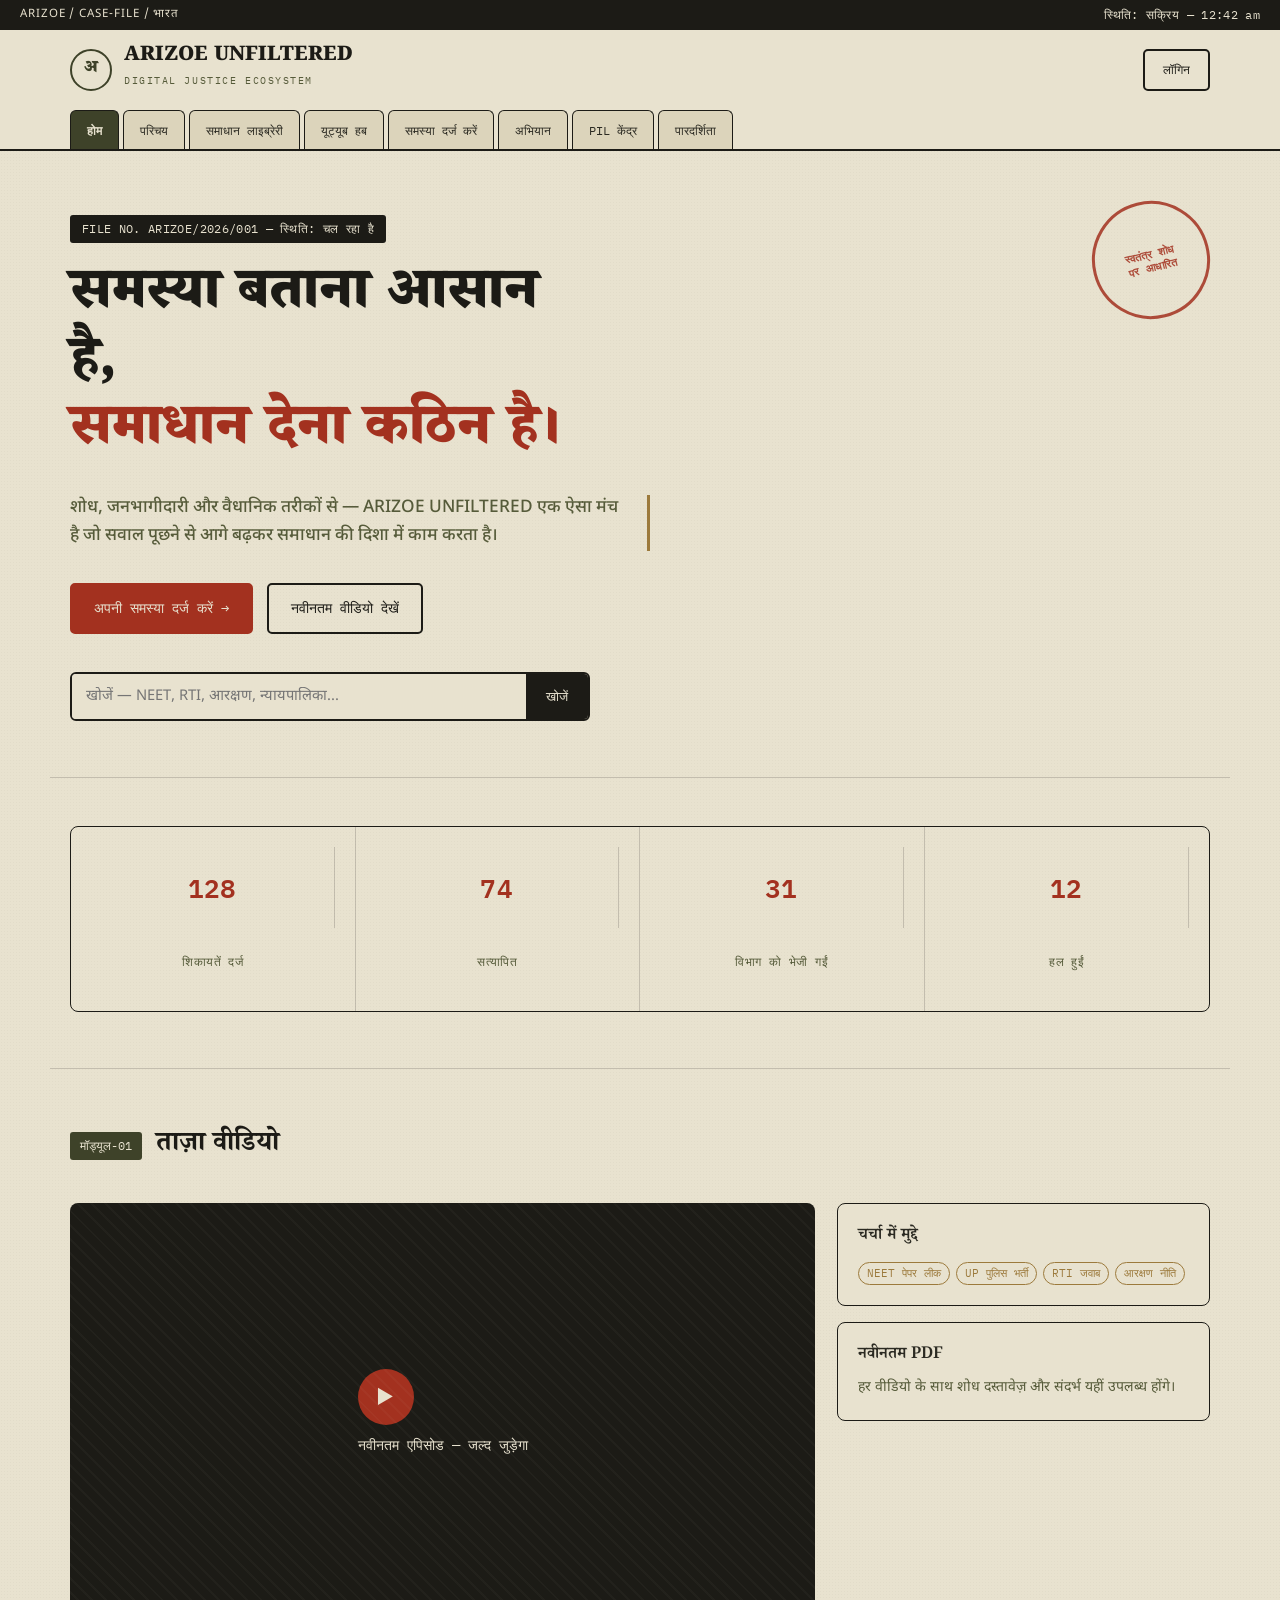
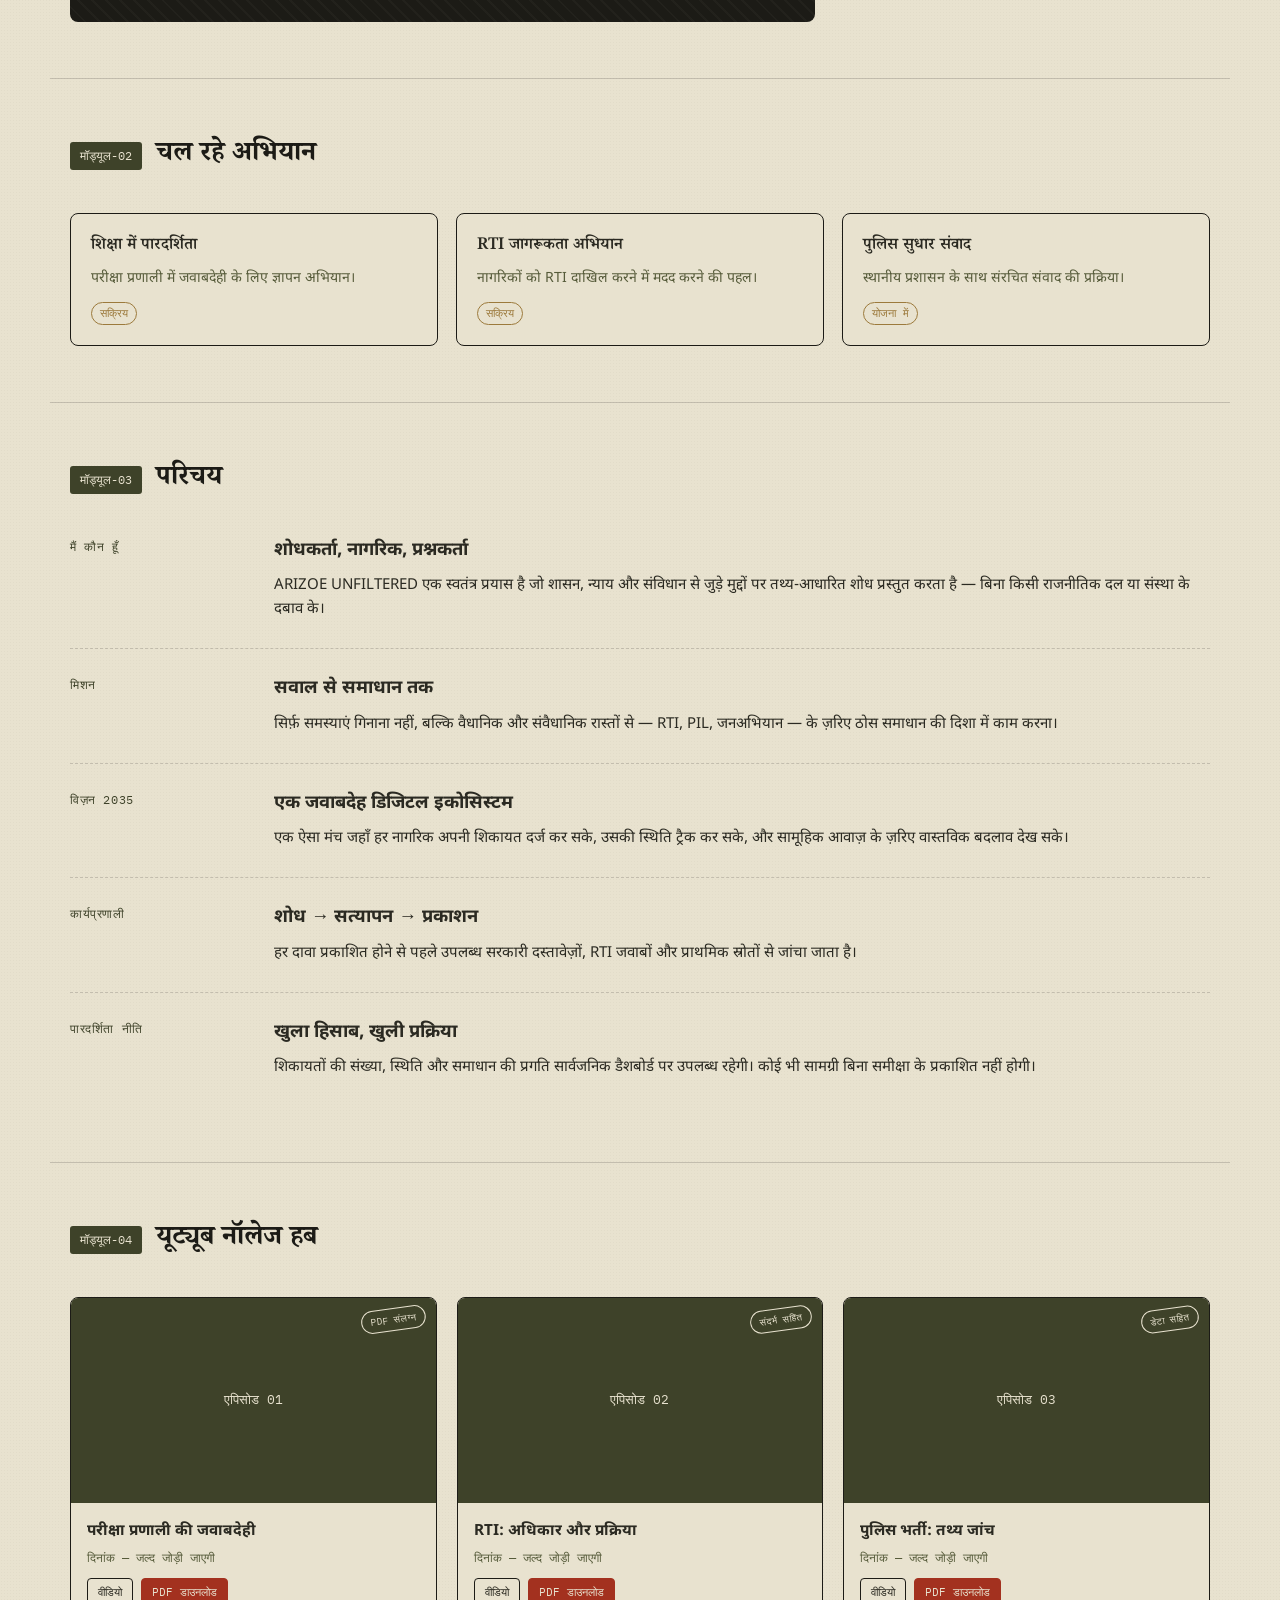
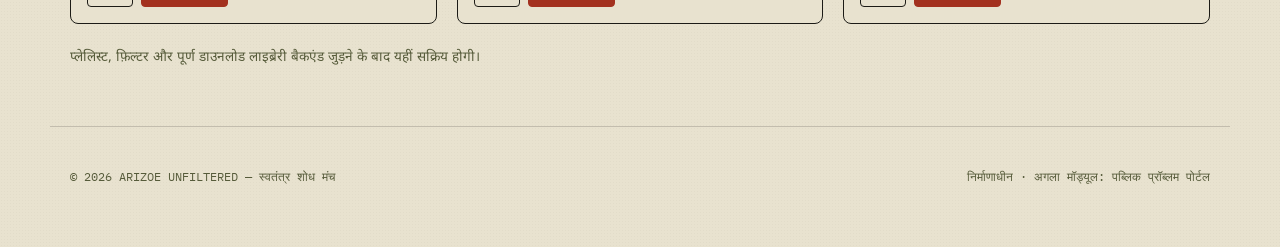
<file: index.html>
<!DOCTYPE html>
<html lang="hi">
<head>
<meta charset="UTF-8">
<meta name="viewport" content="width=device-width, initial-scale=1.0">
<title>ARIZOE UNFILTERED — डिजिटल जस्टिस इकोसिस्टम</title>
<link rel="preconnect" href="https://fonts.googleapis.com">
<link href="https://fonts.googleapis.com/css2?family=Noto+Serif+Devanagari:wght@500;700;900&family=Noto+Sans+Devanagari:wght@400;500;600&family=IBM+Plex+Mono:wght@400;500;600&display=swap" rel="stylesheet">
<link rel="stylesheet" href="style.css">
</head>
<body>

<div class="filestrip">
  <span>ARIZOE / CASE-FILE / भारत</span>
  <span class="mono" id="liveClock">स्थिति: सक्रिय</span>
</div>

<header>
  <div class="navbar">
    <div class="brand">
      <div class="seal">अ</div>
      <div class="brand-text">
        <h1>ARIZOE UNFILTERED</h1>
        <span>Digital Justice Ecosystem</span>
      </div>
    </div>
    <a href="login.html" class="btn btn-ghost" style="padding:9px 18px;font-size:0.78rem;display:inline-block;">लॉगिन</a>
  </div>
  <nav class="tabs">
    <a href="#home" class="active" data-tab>होम</a>
    <a href="#about" data-tab>परिचय</a>
    <a href="library.html" data-tab>समाधान लाइब्रेरी</a>
    <a href="#hub" data-tab>यूट्यूब हब</a>
    <a href="complaint.html" data-tab>समस्या दर्ज करें</a>
    <a href="campaigns.html" data-tab>अभियान</a>
    <a href="pil.html" data-tab>PIL केंद्र</a>
    <a href="dashboard.html" data-tab>पारदर्शिता</a>
  </nav>
</header>

<!-- ============ HOME ============ -->
<section id="home" class="hero">
  <span class="file-tag mono">FILE NO. ARIZOE/2026/001 — स्थिति: चल रहा है</span>
  <h2>समस्या बताना आसान है,<br><span class="accent">समाधान देना कठिन है।</span></h2>
  <p class="hero-quote">शोध, जनभागीदारी और वैधानिक तरीकों से — ARIZOE UNFILTERED एक ऐसा मंच है जो सवाल पूछने से आगे बढ़कर समाधान की दिशा में काम करता है।</p>

  <div class="hero-cta">
    <a href="complaint.html" class="btn btn-primary" style="display:inline-block;text-decoration:none;">अपनी समस्या दर्ज करें →</a>
    <button class="btn btn-ghost">नवीनतम वीडियो देखें</button>
  </div>

  <div class="search-row">
    <input type="text" placeholder="खोजें — NEET, RTI, आरक्षण, न्यायपालिका...">
    <button>खोजें</button>
  </div>

  <div class="stamp-badge">स्वतंत्र शोध<br>पर आधारित</div>
</section>

<section class="module" style="padding-top:48px;">
  <div class="stat-strip mono">
    <div><div class="num">128</div><div class="lbl">शिकायतें दर्ज</div></div>
    <div><div class="num">74</div><div class="lbl">सत्यापित</div></div>
    <div><div class="num">31</div><div class="lbl">विभाग को भेजी गईं</div></div>
    <div><div class="num">12</div><div class="lbl">हल हुईं</div></div>
  </div>
</section>

<section class="module">
  <div class="module-head">
    <span class="module-num">मॉड्यूल-01</span>
    <h3>ताज़ा वीडियो</h3>
  </div>
  <div class="grid-2">
    <div class="video-frame">
      <div style="text-align:center;">
        <div class="play-dot">▶</div>
        <div>नवीनतम एपिसोड — जल्द जुड़ेगा</div>
      </div>
    </div>
    <div style="display:flex;flex-direction:column;gap:16px;">
      <div class="card">
        <h4>चर्चा में मुद्दे</h4>
        <div class="tag-row">
          <span class="pill">NEET पेपर लीक</span>
          <span class="pill">UP पुलिस भर्ती</span>
          <span class="pill">RTI जवाब</span>
          <span class="pill">आरक्षण नीति</span>
        </div>
      </div>
      <div class="card">
        <h4>नवीनतम PDF</h4>
        <p>हर वीडियो के साथ शोध दस्तावेज़ और संदर्भ यहीं उपलब्ध होंगे।</p>
      </div>
    </div>
  </div>
</section>

<section class="module">
  <div class="module-head">
    <span class="module-num">मॉड्यूल-02</span>
    <h3>चल रहे अभियान</h3>
  </div>
  <div class="grid-3">
    <div class="card">
      <h4>शिक्षा में पारदर्शिता</h4>
      <p>परीक्षा प्रणाली में जवाबदेही के लिए ज्ञापन अभियान।</p>
      <div class="tag-row"><span class="pill">सक्रिय</span></div>
    </div>
    <div class="card">
      <h4>RTI जागरूकता अभियान</h4>
      <p>नागरिकों को RTI दाखिल करने में मदद करने की पहल।</p>
      <div class="tag-row"><span class="pill">सक्रिय</span></div>
    </div>
    <div class="card">
      <h4>पुलिस सुधार संवाद</h4>
      <p>स्थानीय प्रशासन के साथ संरचित संवाद की प्रक्रिया।</p>
      <div class="tag-row"><span class="pill">योजना में</span></div>
    </div>
  </div>
</section>

<!-- ============ ABOUT ============ -->
<section id="about" class="module">
  <div class="module-head">
    <span class="module-num">मॉड्यूल-03</span>
    <h3>परिचय</h3>
  </div>
  <div class="about-list">
    <div class="about-item">
      <span class="lbl">मैं कौन हूँ</span>
      <div>
        <h4>शोधकर्ता, नागरिक, प्रश्नकर्ता</h4>
        <p>ARIZOE UNFILTERED एक स्वतंत्र प्रयास है जो शासन, न्याय और संविधान से जुड़े मुद्दों पर तथ्य-आधारित शोध प्रस्तुत करता है — बिना किसी राजनीतिक दल या संस्था के दबाव के।</p>
      </div>
    </div>
    <div class="about-item">
      <span class="lbl">मिशन</span>
      <div>
        <h4>सवाल से समाधान तक</h4>
        <p>सिर्फ़ समस्याएं गिनाना नहीं, बल्कि वैधानिक और संवैधानिक रास्तों से — RTI, PIL, जनअभियान — के ज़रिए ठोस समाधान की दिशा में काम करना।</p>
      </div>
    </div>
    <div class="about-item">
      <span class="lbl">विज़न 2035</span>
      <div>
        <h4>एक जवाबदेह डिजिटल इकोसिस्टम</h4>
        <p>एक ऐसा मंच जहाँ हर नागरिक अपनी शिकायत दर्ज कर सके, उसकी स्थिति ट्रैक कर सके, और सामूहिक आवाज़ के ज़रिए वास्तविक बदलाव देख सके।</p>
      </div>
    </div>
    <div class="about-item">
      <span class="lbl">कार्यप्रणाली</span>
      <div>
        <h4>शोध → सत्यापन → प्रकाशन</h4>
        <p>हर दावा प्रकाशित होने से पहले उपलब्ध सरकारी दस्तावेज़ों, RTI जवाबों और प्राथमिक स्रोतों से जांचा जाता है।</p>
      </div>
    </div>
    <div class="about-item">
      <span class="lbl">पारदर्शिता नीति</span>
      <div>
        <h4>खुला हिसाब, खुली प्रक्रिया</h4>
        <p>शिकायतों की संख्या, स्थिति और समाधान की प्रगति सार्वजनिक डैशबोर्ड पर उपलब्ध रहेगी। कोई भी सामग्री बिना समीक्षा के प्रकाशित नहीं होगी।</p>
      </div>
    </div>
  </div>
</section>

<!-- ============ YOUTUBE HUB ============ -->
<section id="hub" class="module">
  <div class="module-head">
    <span class="module-num">मॉड्यूल-04</span>
    <h3>यूट्यूब नॉलेज हब</h3>
  </div>
  <div class="yt-grid">
    <div class="yt-card">
      <div class="yt-thumb">एपिसोड 01 <span class="stamp-mini">PDF संलग्न</span></div>
      <div class="yt-body">
        <h4>परीक्षा प्रणाली की जवाबदेही</h4>
        <div class="yt-meta">दिनांक — जल्द जोड़ी जाएगी</div>
        <div class="yt-links">
          <a href="#">वीडियो</a>
          <a href="#" class="pdf">PDF डाउनलोड</a>
        </div>
      </div>
    </div>
    <div class="yt-card">
      <div class="yt-thumb">एपिसोड 02 <span class="stamp-mini">संदर्भ सहित</span></div>
      <div class="yt-body">
        <h4>RTI: अधिकार और प्रक्रिया</h4>
        <div class="yt-meta">दिनांक — जल्द जोड़ी जाएगी</div>
        <div class="yt-links">
          <a href="#">वीडियो</a>
          <a href="#" class="pdf">PDF डाउनलोड</a>
        </div>
      </div>
    </div>
    <div class="yt-card">
      <div class="yt-thumb">एपिसोड 03 <span class="stamp-mini">डेटा सहित</span></div>
      <div class="yt-body">
        <h4>पुलिस भर्ती: तथ्य जांच</h4>
        <div class="yt-meta">दिनांक — जल्द जोड़ी जाएगी</div>
        <div class="yt-links">
          <a href="#">वीडियो</a>
          <a href="#" class="pdf">PDF डाउनलोड</a>
        </div>
      </div>
    </div>
  </div>
  <p style="margin-top:24px;font-size:0.85rem;color:var(--olive-light);">प्लेलिस्ट, फ़िल्टर और पूर्ण डाउनलोड लाइब्रेरी बैकएंड जुड़ने के बाद यहीं सक्रिय होगी।</p>
</section>

<footer>
  <span>© 2026 ARIZOE UNFILTERED — स्वतंत्र शोध मंच</span>
  <span>निर्माणाधीन · अगला मॉड्यूल: पब्लिक प्रॉब्लम पोर्टल</span>
</footer>

<script src="script.js"></script>

</body>
  </html>
</file>
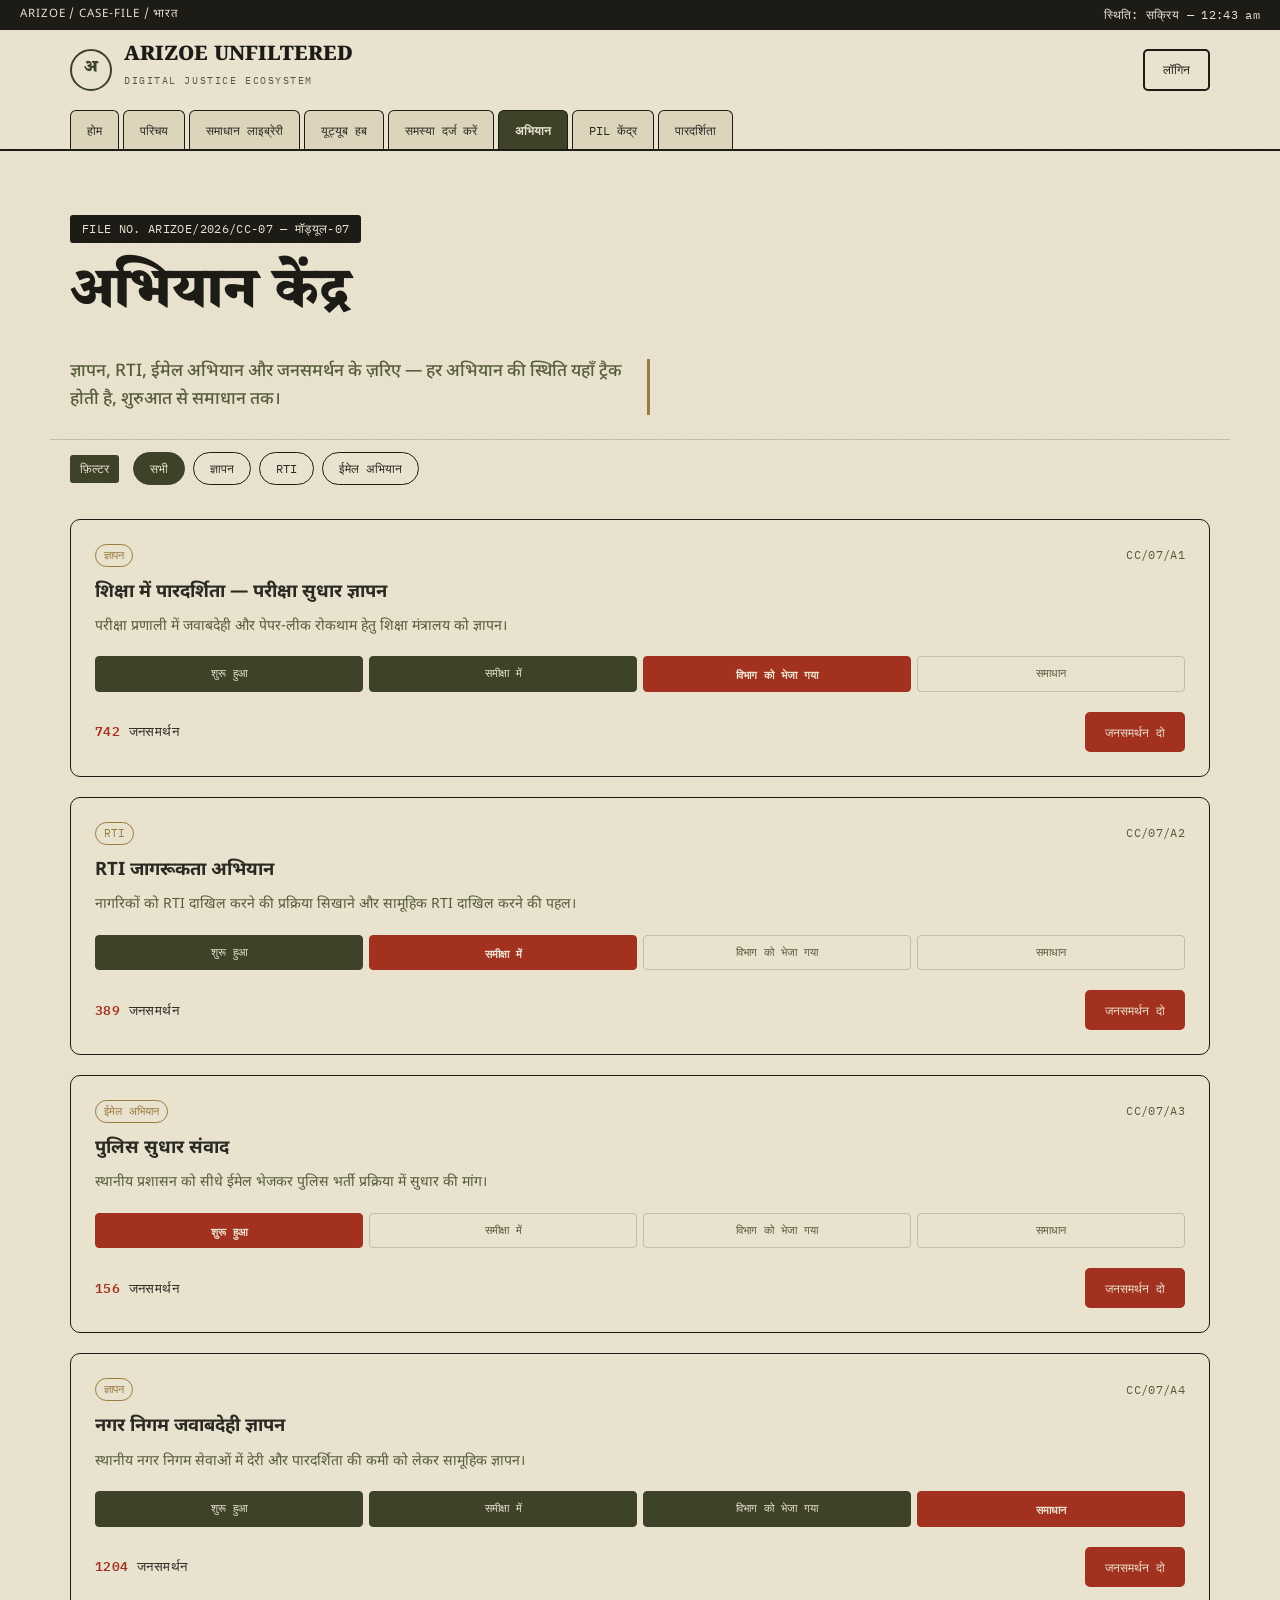
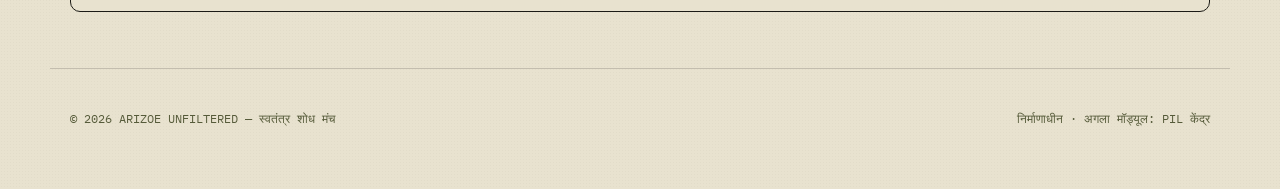
<file: campaigns.html>
<!DOCTYPE html>
<html lang="hi">
<head>
<meta charset="UTF-8">
<meta name="viewport" content="width=device-width, initial-scale=1.0">
<title>अभियान केंद्र — ARIZOE UNFILTERED</title>
<link rel="preconnect" href="https://fonts.googleapis.com">
<link href="https://fonts.googleapis.com/css2?family=Noto+Serif+Devanagari:wght@500;700;900&family=Noto+Sans+Devanagari:wght@400;500;600&family=IBM+Plex+Mono:wght@400;500;600&display=swap" rel="stylesheet">
<link rel="stylesheet" href="style.css">
</head>
<body>

<div class="filestrip">
  <span>ARIZOE / CASE-FILE / भारत</span>
  <span class="mono" id="liveClock">स्थिति: सक्रिय</span>
</div>

<header>
  <div class="navbar">
    <div class="brand">
      <a href="index.html" style="display:flex;align-items:center;gap:12px;">
        <div class="seal">अ</div>
        <div class="brand-text">
          <h1>ARIZOE UNFILTERED</h1>
          <span>Digital Justice Ecosystem</span>
        </div>
      </a>
    </div>
    <a href="login.html" class="btn btn-ghost" style="padding:9px 18px;font-size:0.78rem;display:inline-block;">लॉगिन</a>
  </div>
  <nav class="tabs">
    <a href="index.html#home" data-tab>होम</a>
    <a href="index.html#about" data-tab>परिचय</a>
    <a href="library.html" data-tab>समाधान लाइब्रेरी</a>
    <a href="index.html#hub" data-tab>यूट्यूब हब</a>
    <a href="complaint.html" data-tab>समस्या दर्ज करें</a>
    <a href="campaigns.html" class="active" data-tab>अभियान</a>
    <a href="pil.html" data-tab>PIL केंद्र</a>
    <a href="dashboard.html" data-tab>पारदर्शिता</a>
  </nav>
</header>

<section class="hero" style="padding-bottom:24px;">
  <span class="file-tag mono">FILE NO. ARIZOE/2026/CC-07 — मॉड्यूल-07</span>
  <h2>अभियान केंद्र</h2>
  <p class="hero-quote">ज्ञापन, RTI, ईमेल अभियान और जनसमर्थन के ज़रिए — हर अभियान की स्थिति यहाँ ट्रैक होती है, शुरुआत से समाधान तक।</p>
</section>

<section class="module" style="padding-top:12px;">
  <div class="module-head">
    <span class="module-num">फ़िल्टर</span>
    <div class="filter-row" id="filterRow">
      <button class="filter-chip active" data-filter="all">सभी</button>
      <button class="filter-chip" data-filter="ज्ञापन">ज्ञापन</button>
      <button class="filter-chip" data-filter="RTI">RTI</button>
      <button class="filter-chip" data-filter="ईमेल अभियान">ईमेल अभियान</button>
    </div>
  </div>

  <div class="campaign-list" id="campaignList">

    <div class="campaign-card" data-type="ज्ञापन">
      <div class="campaign-top">
        <span class="pill">ज्ञापन</span>
        <span class="campaign-id mono">CC/07/A1</span>
      </div>
      <h4>शिक्षा में पारदर्शिता — परीक्षा सुधार ज्ञापन</h4>
      <p>परीक्षा प्रणाली में जवाबदेही और पेपर-लीक रोकथाम हेतु शिक्षा मंत्रालय को ज्ञापन।</p>

      <div class="status-track">
        <div class="status-step done">शुरू हुआ</div>
        <div class="status-step done">समीक्षा में</div>
        <div class="status-step active">विभाग को भेजा गया</div>
        <div class="status-step">समाधान</div>
      </div>

      <div class="campaign-foot">
        <span class="support-count mono"><span class="count-num">742</span> जनसमर्थन</span>
        <button class="btn btn-primary support-btn">जनसमर्थन दो</button>
      </div>
    </div>

    <div class="campaign-card" data-type="RTI">
      <div class="campaign-top">
        <span class="pill">RTI</span>
        <span class="campaign-id mono">CC/07/A2</span>
      </div>
      <h4>RTI जागरूकता अभियान</h4>
      <p>नागरिकों को RTI दाखिल करने की प्रक्रिया सिखाने और सामूहिक RTI दाखिल करने की पहल।</p>

      <div class="status-track">
        <div class="status-step done">शुरू हुआ</div>
        <div class="status-step active">समीक्षा में</div>
        <div class="status-step">विभाग को भेजा गया</div>
        <div class="status-step">समाधान</div>
      </div>

      <div class="campaign-foot">
        <span class="support-count mono"><span class="count-num">389</span> जनसमर्थन</span>
        <button class="btn btn-primary support-btn">जनसमर्थन दो</button>
      </div>
    </div>

    <div class="campaign-card" data-type="ईमेल अभियान">
      <div class="campaign-top">
        <span class="pill">ईमेल अभियान</span>
        <span class="campaign-id mono">CC/07/A3</span>
      </div>
      <h4>पुलिस सुधार संवाद</h4>
      <p>स्थानीय प्रशासन को सीधे ईमेल भेजकर पुलिस भर्ती प्रक्रिया में सुधार की मांग।</p>

      <div class="status-track">
        <div class="status-step active">शुरू हुआ</div>
        <div class="status-step">समीक्षा में</div>
        <div class="status-step">विभाग को भेजा गया</div>
        <div class="status-step">समाधान</div>
      </div>

      <div class="campaign-foot">
        <span class="support-count mono"><span class="count-num">156</span> जनसमर्थन</span>
        <button class="btn btn-primary support-btn">जनसमर्थन दो</button>
      </div>
    </div>

    <div class="campaign-card" data-type="ज्ञापन">
      <div class="campaign-top">
        <span class="pill">ज्ञापन</span>
        <span class="campaign-id mono">CC/07/A4</span>
      </div>
      <h4>नगर निगम जवाबदेही ज्ञापन</h4>
      <p>स्थानीय नगर निगम सेवाओं में देरी और पारदर्शिता की कमी को लेकर सामूहिक ज्ञापन।</p>

      <div class="status-track">
        <div class="status-step done">शुरू हुआ</div>
        <div class="status-step done">समीक्षा में</div>
        <div class="status-step done">विभाग को भेजा गया</div>
        <div class="status-step active">समाधान</div>
      </div>

      <div class="campaign-foot">
        <span class="support-count mono"><span class="count-num">1204</span> जनसमर्थन</span>
        <button class="btn btn-primary support-btn">जनसमर्थन दो</button>
      </div>
    </div>

  </div>
</section>

<footer>
  <span>© 2026 ARIZOE UNFILTERED — स्वतंत्र शोध मंच</span>
  <span>निर्माणाधीन · अगला मॉड्यूल: PIL केंद्र</span>
</footer>

<script src="script.js"></script>
</body>
</html>
</file>
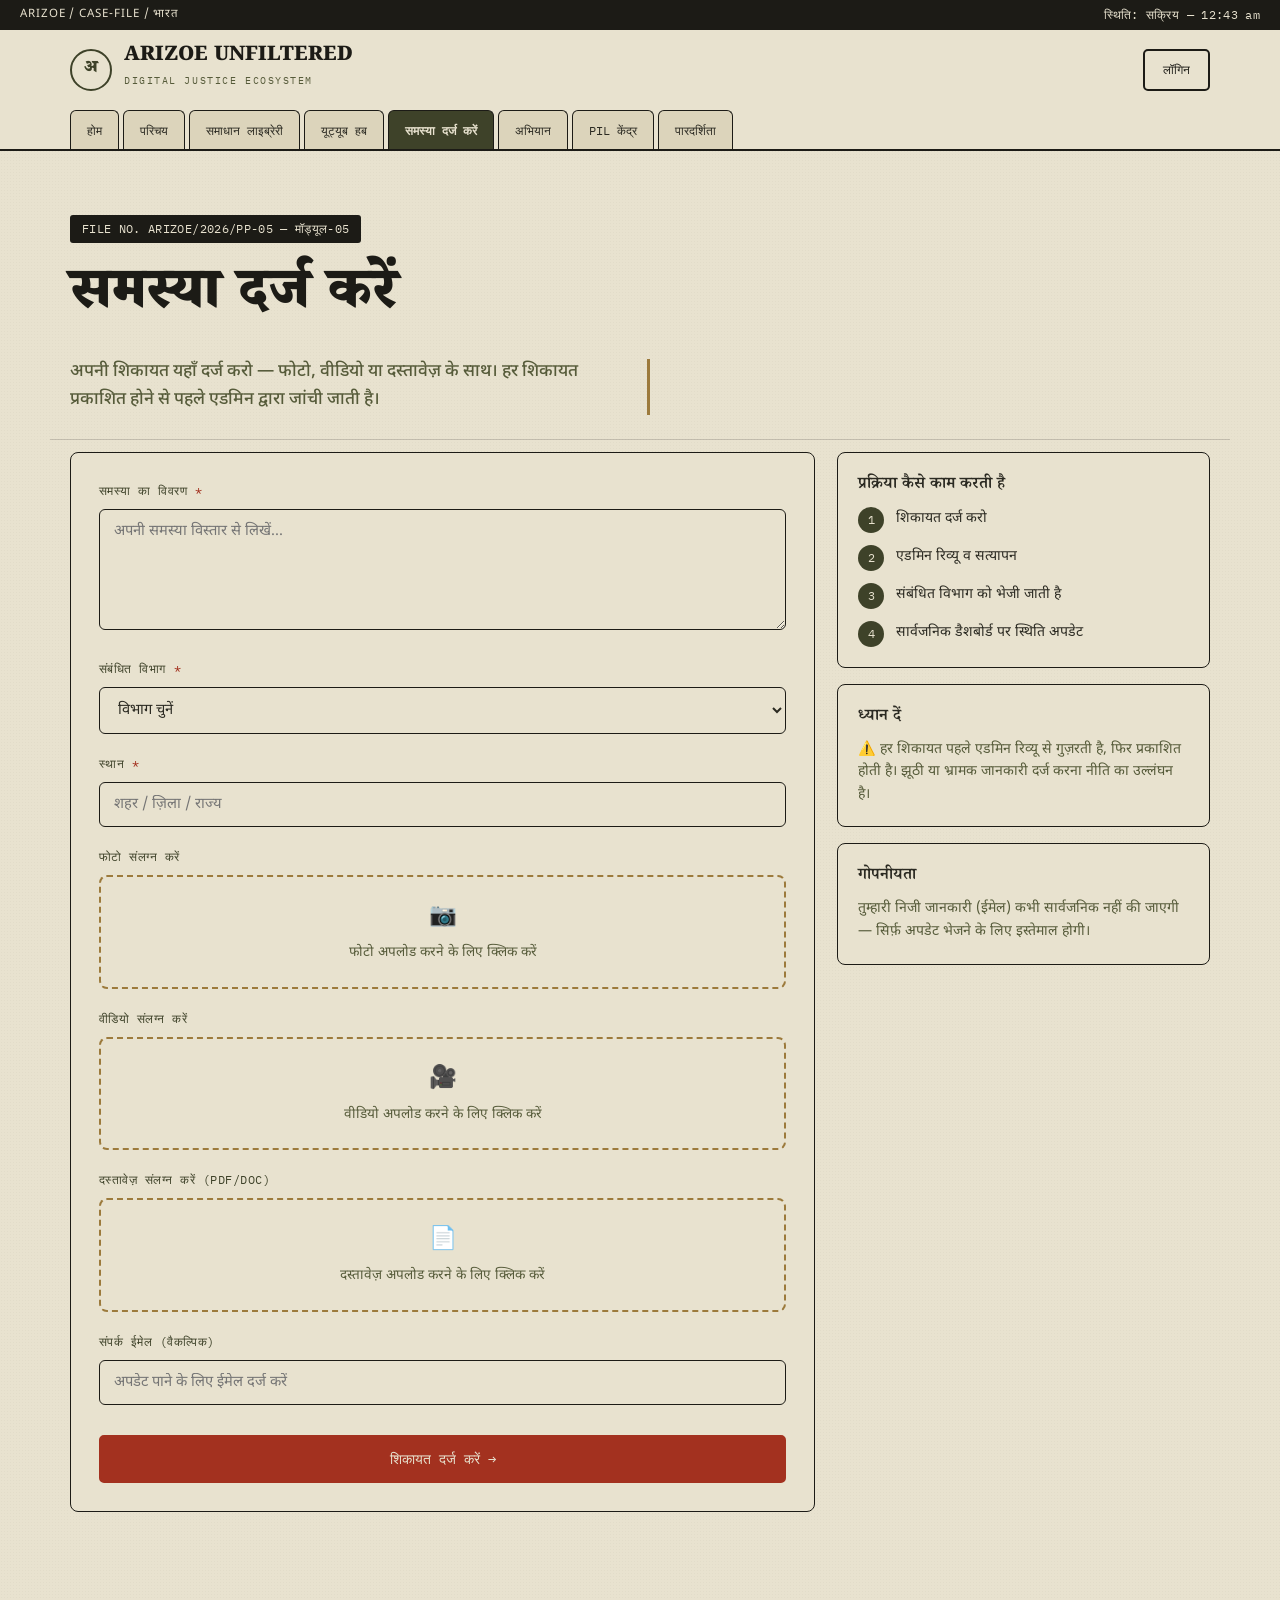
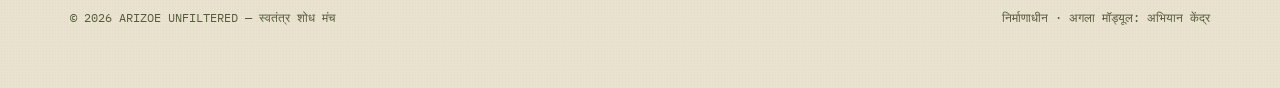
<file: complaint.html>
<!DOCTYPE html>
<html lang="hi">
<head>
<meta charset="UTF-8">
<meta name="viewport" content="width=device-width, initial-scale=1.0">
<title>समस्या दर्ज करें — ARIZOE UNFILTERED</title>
<link rel="preconnect" href="https://fonts.googleapis.com">
<link href="https://fonts.googleapis.com/css2?family=Noto+Serif+Devanagari:wght@500;700;900&family=Noto+Sans+Devanagari:wght@400;500;600&family=IBM+Plex+Mono:wght@400;500;600&display=swap" rel="stylesheet">
<link rel="stylesheet" href="style.css">
</head>
<body>

<div class="filestrip">
  <span>ARIZOE / CASE-FILE / भारत</span>
  <span class="mono" id="liveClock">स्थिति: सक्रिय</span>
</div>

<header>
  <div class="navbar">
    <div class="brand">
      <a href="index.html" style="display:flex;align-items:center;gap:12px;">
        <div class="seal">अ</div>
        <div class="brand-text">
          <h1>ARIZOE UNFILTERED</h1>
          <span>Digital Justice Ecosystem</span>
        </div>
      </a>
    </div>
    <a href="login.html" class="btn btn-ghost" style="padding:9px 18px;font-size:0.78rem;display:inline-block;">लॉगिन</a>
  </div>
  <nav class="tabs">
    <a href="index.html#home" data-tab>होम</a>
    <a href="index.html#about" data-tab>परिचय</a>
    <a href="library.html" data-tab>समाधान लाइब्रेरी</a>
    <a href="index.html#hub" data-tab>यूट्यूब हब</a>
    <a href="complaint.html" class="active" data-tab>समस्या दर्ज करें</a>
    <a href="campaigns.html" data-tab>अभियान</a>
    <a href="pil.html" data-tab>PIL केंद्र</a>
    <a href="dashboard.html" data-tab>पारदर्शिता</a>
  </nav>
</header>

<section class="hero" style="padding-bottom:24px;">
  <span class="file-tag mono">FILE NO. ARIZOE/2026/PP-05 — मॉड्यूल-05</span>
  <h2>समस्या दर्ज करें</h2>
  <p class="hero-quote">अपनी शिकायत यहाँ दर्ज करो — फोटो, वीडियो या दस्तावेज़ के साथ। हर शिकायत प्रकाशित होने से पहले एडमिन द्वारा जांची जाती है।</p>
</section>

<section class="module" style="border-bottom:none;padding-top:12px;">
  <div class="grid-2">

    <!-- FORM -->
    <div class="card" style="padding:28px;">
      <form id="complaintForm">

        <div class="form-group">
          <label class="form-label">समस्या का विवरण <span class="req">*</span></label>
          <textarea id="f_desc" class="form-input" rows="5" placeholder="अपनी समस्या विस्तार से लिखें..." required></textarea>
        </div>

        <div class="form-group">
          <label class="form-label">संबंधित विभाग <span class="req">*</span></label>
          <select id="f_dept" class="form-input" required>
            <option value="">विभाग चुनें</option>
            <option>शिक्षा विभाग</option>
            <option>पुलिस / गृह विभाग</option>
            <option>न्यायपालिका</option>
            <option>नगर निगम / स्थानीय प्रशासन</option>
            <option>स्वास्थ्य विभाग</option>
            <option>राजस्व विभाग</option>
            <option>अन्य</option>
          </select>
        </div>

        <div class="form-group">
          <label class="form-label">स्थान <span class="req">*</span></label>
          <input id="f_loc" class="form-input" type="text" placeholder="शहर / ज़िला / राज्य" required>
        </div>

        <div class="form-group">
          <label class="form-label">फोटो संलग्न करें</label>
          <div class="upload-box" data-target="f_photo">
            <span class="upload-icon">📷</span>
            <span>फोटो अपलोड करने के लिए क्लिक करें</span>
            <input id="f_photo" type="file" accept="image/*" hidden>
          </div>
          <div class="file-chip" id="chip_photo"></div>
        </div>

        <div class="form-group">
          <label class="form-label">वीडियो संलग्न करें</label>
          <div class="upload-box" data-target="f_video">
            <span class="upload-icon">🎥</span>
            <span>वीडियो अपलोड करने के लिए क्लिक करें</span>
            <input id="f_video" type="file" accept="video/*" hidden>
          </div>
          <div class="file-chip" id="chip_video"></div>
        </div>

        <div class="form-group">
          <label class="form-label">दस्तावेज़ संलग्न करें (PDF/DOC)</label>
          <div class="upload-box" data-target="f_doc">
            <span class="upload-icon">📄</span>
            <span>दस्तावेज़ अपलोड करने के लिए क्लिक करें</span>
            <input id="f_doc" type="file" accept=".pdf,.doc,.docx" hidden>
          </div>
          <div class="file-chip" id="chip_doc"></div>
        </div>

        <div class="form-group">
          <label class="form-label">संपर्क ईमेल (वैकल्पिक)</label>
          <input id="f_email" class="form-input" type="email" placeholder="अपडेट पाने के लिए ईमेल दर्ज करें">
        </div>

        <button type="submit" class="btn btn-primary" style="width:100%;margin-top:10px;">शिकायत दर्ज करें →</button>
      </form>

      <div id="successBox" class="success-box" style="display:none;">
        <div class="stamp-mini-static">प्राप्त हुआ</div>
        <h4 id="successCaseId">केस दर्ज हो गया</h4>
        <p>तुम्हारी शिकायत एडमिन रिव्यू के लिए भेज दी गई है। सत्यापन के बाद यह सार्वजनिक डैशबोर्ड पर दिखेगी।</p>
      </div>
    </div>

    <!-- SIDE INFO -->
    <div style="display:flex;flex-direction:column;gap:16px;">
      <div class="card">
        <h4>प्रक्रिया कैसे काम करती है</h4>
        <div class="step-list">
          <div class="step-item"><span class="step-num">1</span>शिकायत दर्ज करो</div>
          <div class="step-item"><span class="step-num">2</span>एडमिन रिव्यू व सत्यापन</div>
          <div class="step-item"><span class="step-num">3</span>संबंधित विभाग को भेजी जाती है</div>
          <div class="step-item"><span class="step-num">4</span>सार्वजनिक डैशबोर्ड पर स्थिति अपडेट</div>
        </div>
      </div>
      <div class="card">
        <h4>ध्यान दें</h4>
        <p>⚠️ हर शिकायत पहले एडमिन रिव्यू से गुज़रती है, फिर प्रकाशित होती है। झूठी या भ्रामक जानकारी दर्ज करना नीति का उल्लंघन है।</p>
      </div>
      <div class="card">
        <h4>गोपनीयता</h4>
        <p>तुम्हारी निजी जानकारी (ईमेल) कभी सार्वजनिक नहीं की जाएगी — सिर्फ़ अपडेट भेजने के लिए इस्तेमाल होगी।</p>
      </div>
    </div>

  </div>
</section>

<footer>
  <span>© 2026 ARIZOE UNFILTERED — स्वतंत्र शोध मंच</span>
  <span>निर्माणाधीन · अगला मॉड्यूल: अभियान केंद्र</span>
</footer>

<script src="script.js"></script>
</body>
</html>
</file>
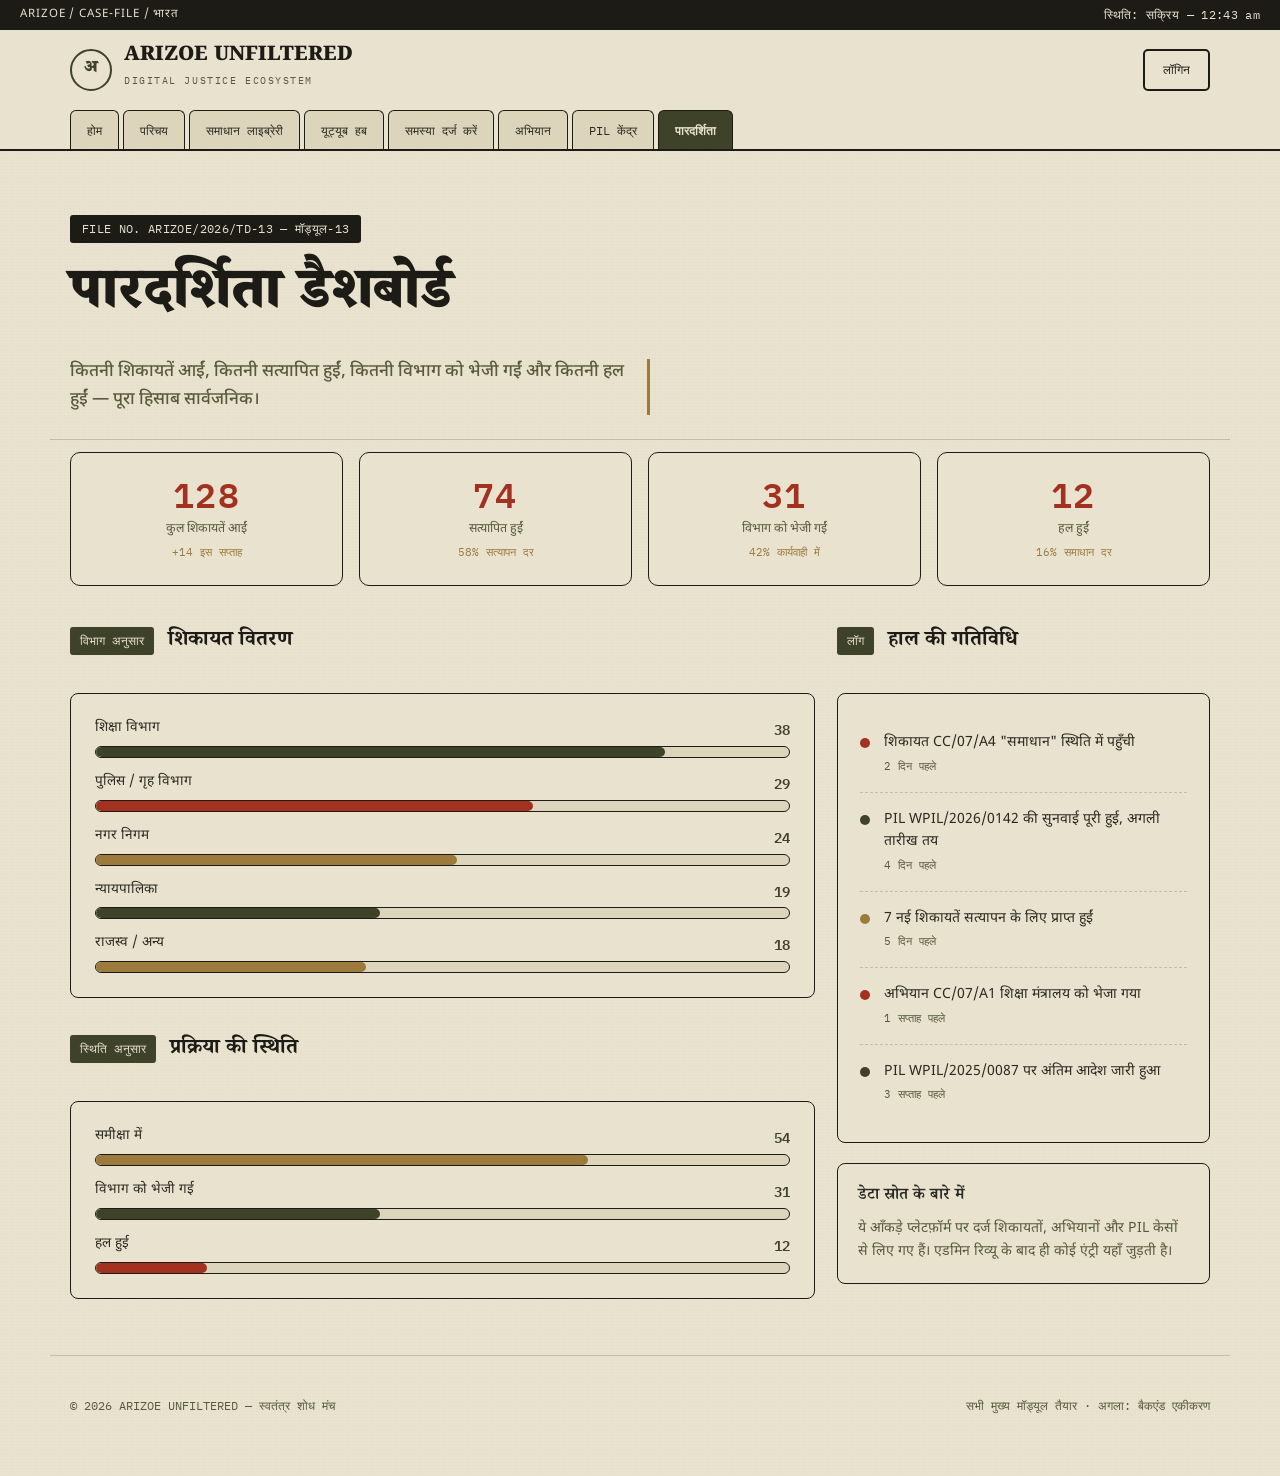
<file: dashboard.html>
<!DOCTYPE html>
<html lang="hi">
<head>
<meta charset="UTF-8">
<meta name="viewport" content="width=device-width, initial-scale=1.0">
<title>पारदर्शिता डैशबोर्ड — ARIZOE UNFILTERED</title>
<link rel="preconnect" href="https://fonts.googleapis.com">
<link href="https://fonts.googleapis.com/css2?family=Noto+Serif+Devanagari:wght@500;700;900&family=Noto+Sans+Devanagari:wght@400;500;600&family=IBM+Plex+Mono:wght@400;500;600&display=swap" rel="stylesheet">
<link rel="stylesheet" href="style.css">
</head>
<body>

<div class="filestrip">
  <span>ARIZOE / CASE-FILE / भारत</span>
  <span class="mono" id="liveClock">स्थिति: सक्रिय</span>
</div>

<header>
  <div class="navbar">
    <div class="brand">
      <a href="index.html" style="display:flex;align-items:center;gap:12px;">
        <div class="seal">अ</div>
        <div class="brand-text">
          <h1>ARIZOE UNFILTERED</h1>
          <span>Digital Justice Ecosystem</span>
        </div>
      </a>
    </div>
    <a href="login.html" class="btn btn-ghost" style="padding:9px 18px;font-size:0.78rem;display:inline-block;">लॉगिन</a>
  </div>
  <nav class="tabs">
    <a href="index.html#home" data-tab>होम</a>
    <a href="index.html#about" data-tab>परिचय</a>
    <a href="library.html" data-tab>समाधान लाइब्रेरी</a>
    <a href="index.html#hub" data-tab>यूट्यूब हब</a>
    <a href="complaint.html" data-tab>समस्या दर्ज करें</a>
    <a href="campaigns.html" data-tab>अभियान</a>
    <a href="pil.html" data-tab>PIL केंद्र</a>
    <a href="dashboard.html" class="active" data-tab>पारदर्शिता</a>
  </nav>
</header>

<section class="hero" style="padding-bottom:24px;">
  <span class="file-tag mono">FILE NO. ARIZOE/2026/TD-13 — मॉड्यूल-13</span>
  <h2>पारदर्शिता डैशबोर्ड</h2>
  <p class="hero-quote">कितनी शिकायतें आईं, कितनी सत्यापित हुईं, कितनी विभाग को भेजी गईं और कितनी हल हुईं — पूरा हिसाब सार्वजनिक।</p>
</section>

<section class="module" style="padding-top:12px;">
  <div class="big-stat-grid">
    <div class="big-stat">
      <div class="num mono">128</div>
      <div class="lbl">कुल शिकायतें आईं</div>
      <div class="sub">+14 इस सप्ताह</div>
    </div>
    <div class="big-stat">
      <div class="num mono">74</div>
      <div class="lbl">सत्यापित हुईं</div>
      <div class="sub">58% सत्यापन दर</div>
    </div>
    <div class="big-stat">
      <div class="num mono">31</div>
      <div class="lbl">विभाग को भेजी गईं</div>
      <div class="sub">42% कार्यवाही में</div>
    </div>
    <div class="big-stat">
      <div class="num mono">12</div>
      <div class="lbl">हल हुईं</div>
      <div class="sub">16% समाधान दर</div>
    </div>
  </div>

  <div class="grid-2">
    <div>
      <div class="module-head">
        <span class="module-num">विभाग अनुसार</span>
        <h3 style="font-size:1.3rem;">शिकायत वितरण</h3>
      </div>
      <div class="card" style="padding:24px;">
        <div class="bar-block">
          <div class="bar-label-row"><span>शिक्षा विभाग</span><span class="val mono">38</span></div>
          <div class="bar-track"><div class="bar-fill" style="width:82%;"></div></div>
        </div>
        <div class="bar-block">
          <div class="bar-label-row"><span>पुलिस / गृह विभाग</span><span class="val mono">29</span></div>
          <div class="bar-track"><div class="bar-fill stamp" style="width:63%;"></div></div>
        </div>
        <div class="bar-block">
          <div class="bar-label-row"><span>नगर निगम</span><span class="val mono">24</span></div>
          <div class="bar-track"><div class="bar-fill gold" style="width:52%;"></div></div>
        </div>
        <div class="bar-block">
          <div class="bar-label-row"><span>न्यायपालिका</span><span class="val mono">19</span></div>
          <div class="bar-track"><div class="bar-fill" style="width:41%;"></div></div>
        </div>
        <div class="bar-block" style="margin-bottom:0;">
          <div class="bar-label-row"><span>राजस्व / अन्य</span><span class="val mono">18</span></div>
          <div class="bar-track"><div class="bar-fill gold" style="width:39%;"></div></div>
        </div>
      </div>

      <div class="module-head" style="margin-top:36px;">
        <span class="module-num">स्थिति अनुसार</span>
        <h3 style="font-size:1.3rem;">प्रक्रिया की स्थिति</h3>
      </div>
      <div class="card" style="padding:24px;">
        <div class="bar-block">
          <div class="bar-label-row"><span>समीक्षा में</span><span class="val mono">54</span></div>
          <div class="bar-track"><div class="bar-fill gold" style="width:71%;"></div></div>
        </div>
        <div class="bar-block">
          <div class="bar-label-row"><span>विभाग को भेजी गई</span><span class="val mono">31</span></div>
          <div class="bar-track"><div class="bar-fill" style="width:41%;"></div></div>
        </div>
        <div class="bar-block" style="margin-bottom:0;">
          <div class="bar-label-row"><span>हल हुई</span><span class="val mono">12</span></div>
          <div class="bar-track"><div class="bar-fill stamp" style="width:16%;"></div></div>
        </div>
      </div>
    </div>

    <div>
      <div class="module-head">
        <span class="module-num">लॉग</span>
        <h3 style="font-size:1.3rem;">हाल की गतिविधि</h3>
      </div>
      <div class="card" style="padding:22px;">
        <div class="activity-log">
          <div class="log-item">
            <div class="log-dot"></div>
            <div>
              <div class="log-text">शिकायत CC/07/A4 "समाधान" स्थिति में पहुँची</div>
              <div class="log-time">2 दिन पहले</div>
            </div>
          </div>
          <div class="log-item">
            <div class="log-dot olive"></div>
            <div>
              <div class="log-text">PIL WPIL/2026/0142 की सुनवाई पूरी हुई, अगली तारीख तय</div>
              <div class="log-time">4 दिन पहले</div>
            </div>
          </div>
          <div class="log-item">
            <div class="log-dot gold"></div>
            <div>
              <div class="log-text">7 नई शिकायतें सत्यापन के लिए प्राप्त हुईं</div>
              <div class="log-time">5 दिन पहले</div>
            </div>
          </div>
          <div class="log-item">
            <div class="log-dot"></div>
            <div>
              <div class="log-text">अभियान CC/07/A1 शिक्षा मंत्रालय को भेजा गया</div>
              <div class="log-time">1 सप्ताह पहले</div>
            </div>
          </div>
          <div class="log-item">
            <div class="log-dot olive"></div>
            <div>
              <div class="log-text">PIL WPIL/2025/0087 पर अंतिम आदेश जारी हुआ</div>
              <div class="log-time">3 सप्ताह पहले</div>
            </div>
          </div>
        </div>
      </div>

      <div class="card" style="margin-top:20px;">
        <h4>डेटा स्रोत के बारे में</h4>
        <p>ये आँकड़े प्लेटफ़ॉर्म पर दर्ज शिकायतों, अभियानों और PIL केसों से लिए गए हैं। एडमिन रिव्यू के बाद ही कोई एंट्री यहाँ जुड़ती है।</p>
      </div>
    </div>
  </div>
</section>

<footer>
  <span>© 2026 ARIZOE UNFILTERED — स्वतंत्र शोध मंच</span>
  <span>सभी मुख्य मॉड्यूल तैयार · अगला: बैकएंड एकीकरण</span>
</footer>

<script src="script.js"></script>
</body>
</html>
</file>
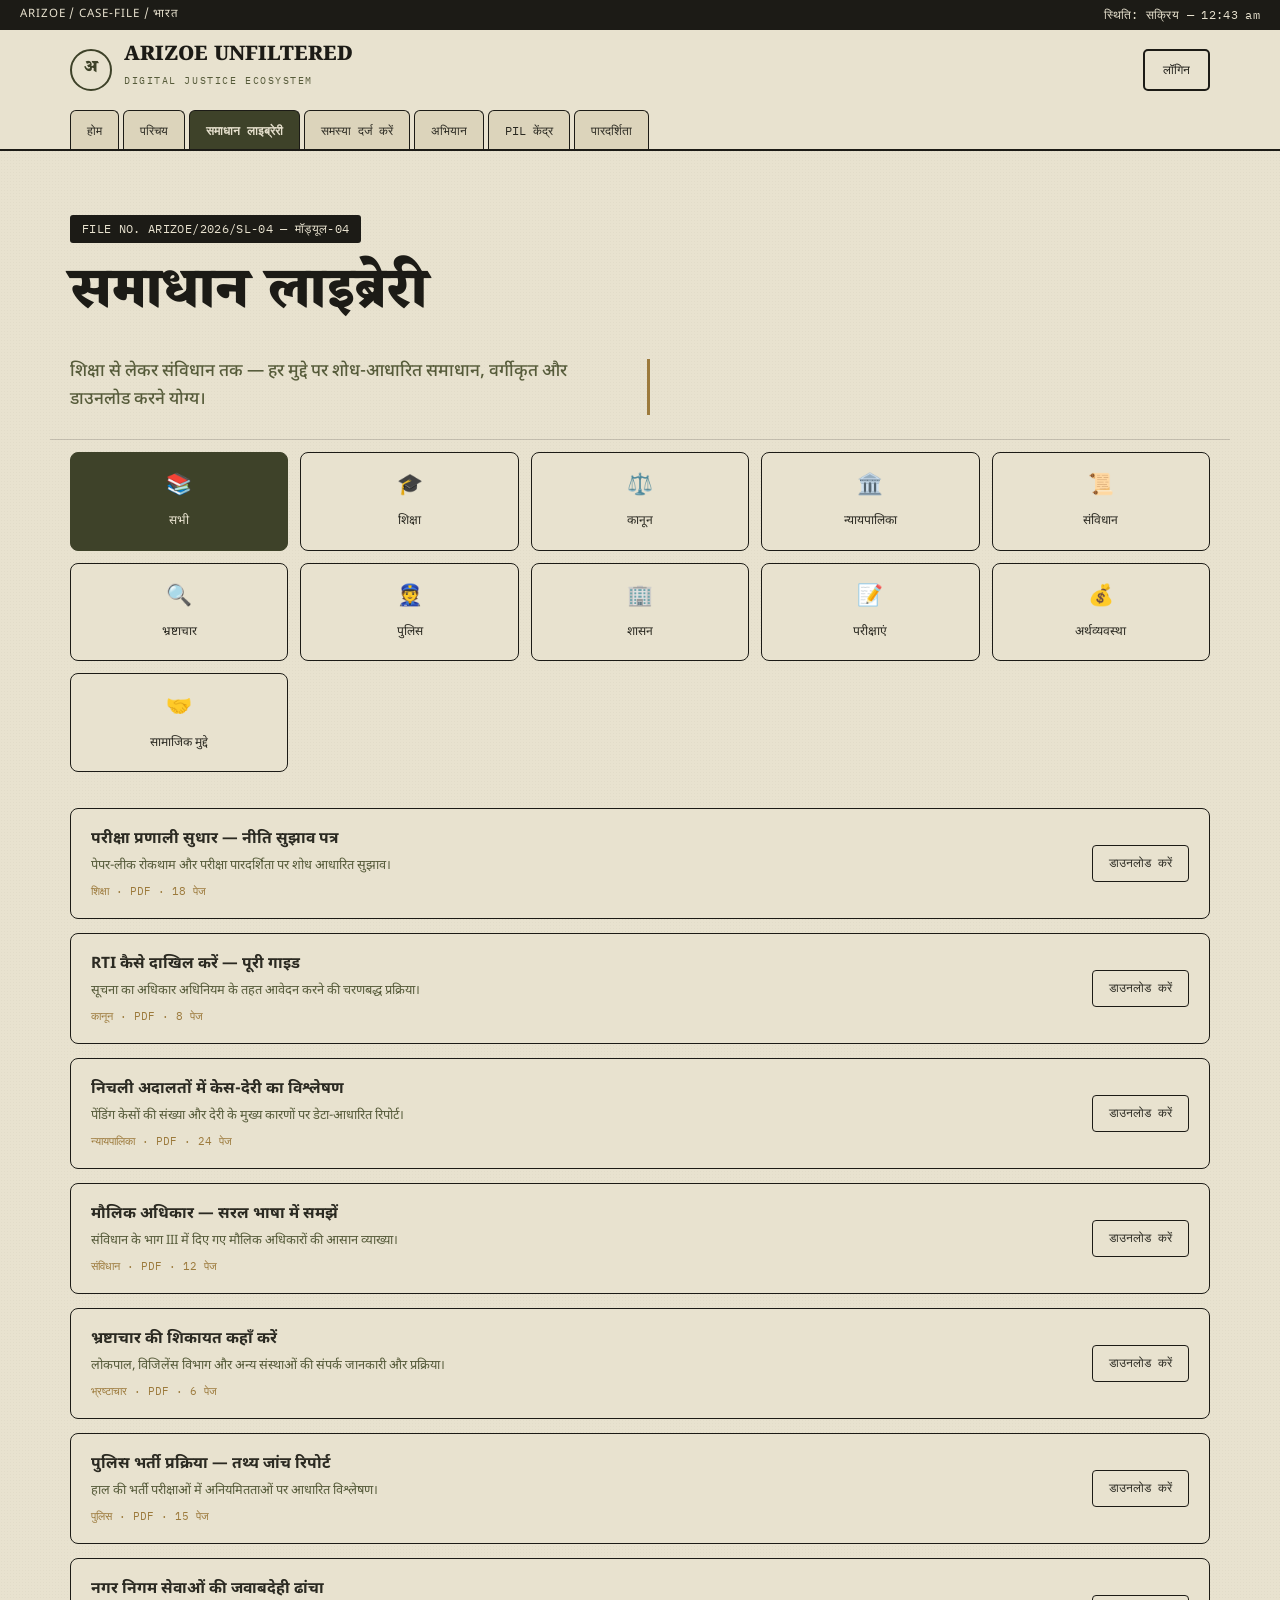
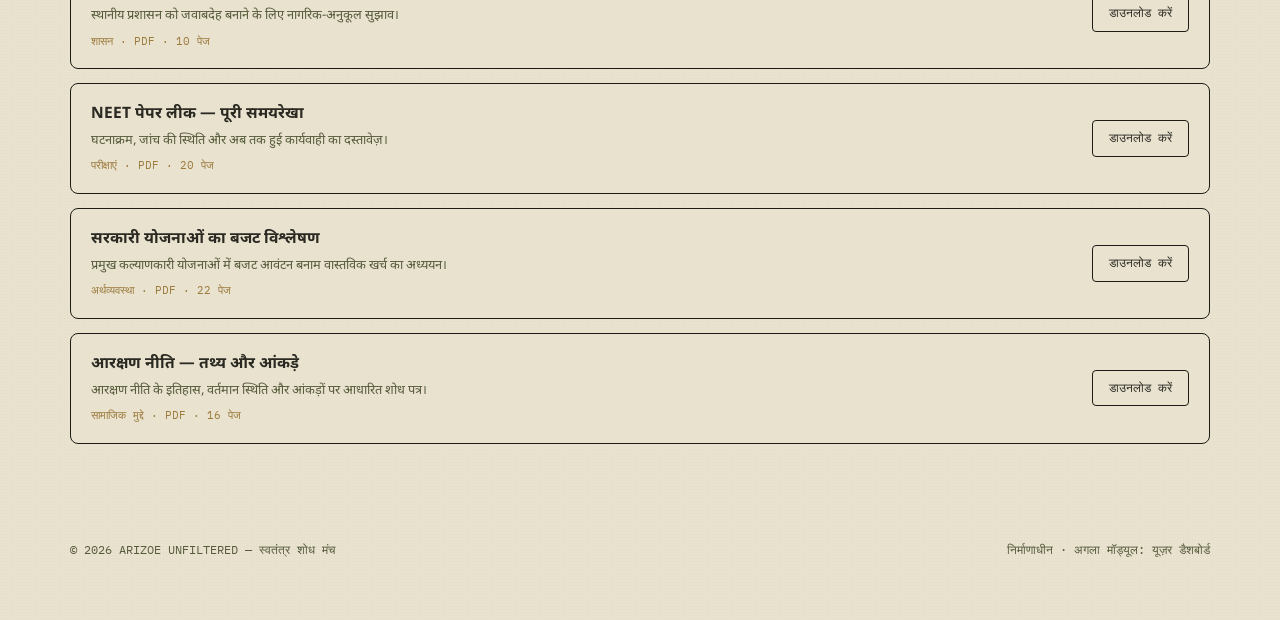
<file: library.html>
<!DOCTYPE html>
<html lang="hi">
<head>
<meta charset="UTF-8">
<meta name="viewport" content="width=device-width, initial-scale=1.0">
<title>समाधान लाइब्रेरी — ARIZOE UNFILTERED</title>
<link rel="preconnect" href="https://fonts.googleapis.com">
<link href="https://fonts.googleapis.com/css2?family=Noto+Serif+Devanagari:wght@500;700;900&family=Noto+Sans+Devanagari:wght@400;500;600&family=IBM+Plex+Mono:wght@400;500;600&display=swap" rel="stylesheet">
<link rel="stylesheet" href="style.css">
</head>
<body>

<div class="filestrip">
  <span>ARIZOE / CASE-FILE / भारत</span>
  <span class="mono" id="liveClock">स्थिति: सक्रिय</span>
</div>

<header>
  <div class="navbar">
    <div class="brand">
      <a href="index.html" style="display:flex;align-items:center;gap:12px;">
        <div class="seal">अ</div>
        <div class="brand-text">
          <h1>ARIZOE UNFILTERED</h1>
          <span>Digital Justice Ecosystem</span>
        </div>
      </a>
    </div>
    <a href="login.html" class="btn btn-ghost" style="padding:9px 18px;font-size:0.78rem;display:inline-block;">लॉगिन</a>
  </div>
  <nav class="tabs">
    <a href="index.html#home" data-tab>होम</a>
    <a href="index.html#about" data-tab>परिचय</a>
    <a href="library.html" class="active" data-tab>समाधान लाइब्रेरी</a>
    <a href="complaint.html" data-tab>समस्या दर्ज करें</a>
    <a href="campaigns.html" data-tab>अभियान</a>
    <a href="pil.html" data-tab>PIL केंद्र</a>
    <a href="dashboard.html" data-tab>पारदर्शिता</a>
  </nav>
</header>

<section class="hero" style="padding-bottom:24px;">
  <span class="file-tag mono">FILE NO. ARIZOE/2026/SL-04 — मॉड्यूल-04</span>
  <h2>समाधान लाइब्रेरी</h2>
  <p class="hero-quote">शिक्षा से लेकर संविधान तक — हर मुद्दे पर शोध-आधारित समाधान, वर्गीकृत और डाउनलोड करने योग्य।</p>
</section>

<section class="module" style="padding-top:12px;border-bottom:none;">
  <div class="category-grid" id="categoryGrid">
    <div class="cat-chip active" data-cat="all"><span class="icon">📚</span><span class="name">सभी</span></div>
    <div class="cat-chip" data-cat="education"><span class="icon">🎓</span><span class="name">शिक्षा</span></div>
    <div class="cat-chip" data-cat="law"><span class="icon">⚖️</span><span class="name">कानून</span></div>
    <div class="cat-chip" data-cat="judiciary"><span class="icon">🏛️</span><span class="name">न्यायपालिका</span></div>
    <div class="cat-chip" data-cat="constitution"><span class="icon">📜</span><span class="name">संविधान</span></div>
    <div class="cat-chip" data-cat="corruption"><span class="icon">🔍</span><span class="name">भ्रष्टाचार</span></div>
    <div class="cat-chip" data-cat="police"><span class="icon">👮</span><span class="name">पुलिस</span></div>
    <div class="cat-chip" data-cat="governance"><span class="icon">🏢</span><span class="name">शासन</span></div>
    <div class="cat-chip" data-cat="exams"><span class="icon">📝</span><span class="name">परीक्षाएं</span></div>
    <div class="cat-chip" data-cat="economy"><span class="icon">💰</span><span class="name">अर्थव्यवस्था</span></div>
    <div class="cat-chip" data-cat="social"><span class="icon">🤝</span><span class="name">सामाजिक मुद्दे</span></div>
  </div>

  <div class="resource-list">

    <div class="resource-card" data-cat="education">
      <div>
        <h4>परीक्षा प्रणाली सुधार — नीति सुझाव पत्र</h4>
        <p>पेपर-लीक रोकथाम और परीक्षा पारदर्शिता पर शोध आधारित सुझाव।</p>
        <div class="resource-meta">शिक्षा · PDF · 18 पेज</div>
      </div>
      <a href="#">डाउनलोड करें</a>
    </div>

    <div class="resource-card" data-cat="law">
      <div>
        <h4>RTI कैसे दाखिल करें — पूरी गाइड</h4>
        <p>सूचना का अधिकार अधिनियम के तहत आवेदन करने की चरणबद्ध प्रक्रिया।</p>
        <div class="resource-meta">कानून · PDF · 8 पेज</div>
      </div>
      <a href="#">डाउनलोड करें</a>
    </div>

    <div class="resource-card" data-cat="judiciary">
      <div>
        <h4>निचली अदालतों में केस-देरी का विश्लेषण</h4>
        <p>पेंडिंग केसों की संख्या और देरी के मुख्य कारणों पर डेटा-आधारित रिपोर्ट।</p>
        <div class="resource-meta">न्यायपालिका · PDF · 24 पेज</div>
      </div>
      <a href="#">डाउनलोड करें</a>
    </div>

    <div class="resource-card" data-cat="constitution">
      <div>
        <h4>मौलिक अधिकार — सरल भाषा में समझें</h4>
        <p>संविधान के भाग III में दिए गए मौलिक अधिकारों की आसान व्याख्या।</p>
        <div class="resource-meta">संविधान · PDF · 12 पेज</div>
      </div>
      <a href="#">डाउनलोड करें</a>
    </div>

    <div class="resource-card" data-cat="corruption">
      <div>
        <h4>भ्रष्टाचार की शिकायत कहाँ करें</h4>
        <p>लोकपाल, विजिलेंस विभाग और अन्य संस्थाओं की संपर्क जानकारी और प्रक्रिया।</p>
        <div class="resource-meta">भ्रष्टाचार · PDF · 6 पेज</div>
      </div>
      <a href="#">डाउनलोड करें</a>
    </div>

    <div class="resource-card" data-cat="police">
      <div>
        <h4>पुलिस भर्ती प्रक्रिया — तथ्य जांच रिपोर्ट</h4>
        <p>हाल की भर्ती परीक्षाओं में अनियमितताओं पर आधारित विश्लेषण।</p>
        <div class="resource-meta">पुलिस · PDF · 15 पेज</div>
      </div>
      <a href="#">डाउनलोड करें</a>
    </div>

    <div class="resource-card" data-cat="governance">
      <div>
        <h4>नगर निगम सेवाओं की जवाबदेही ढांचा</h4>
        <p>स्थानीय प्रशासन को जवाबदेह बनाने के लिए नागरिक-अनुकूल सुझाव।</p>
        <div class="resource-meta">शासन · PDF · 10 पेज</div>
      </div>
      <a href="#">डाउनलोड करें</a>
    </div>

    <div class="resource-card" data-cat="exams">
      <div>
        <h4>NEET पेपर लीक — पूरी समयरेखा</h4>
        <p>घटनाक्रम, जांच की स्थिति और अब तक हुई कार्यवाही का दस्तावेज़।</p>
        <div class="resource-meta">परीक्षाएं · PDF · 20 पेज</div>
      </div>
      <a href="#">डाउनलोड करें</a>
    </div>

    <div class="resource-card" data-cat="economy">
      <div>
        <h4>सरकारी योजनाओं का बजट विश्लेषण</h4>
        <p>प्रमुख कल्याणकारी योजनाओं में बजट आवंटन बनाम वास्तविक खर्च का अध्ययन।</p>
        <div class="resource-meta">अर्थव्यवस्था · PDF · 22 पेज</div>
      </div>
      <a href="#">डाउनलोड करें</a>
    </div>

    <div class="resource-card" data-cat="social">
      <div>
        <h4>आरक्षण नीति — तथ्य और आंकड़े</h4>
        <p>आरक्षण नीति के इतिहास, वर्तमान स्थिति और आंकड़ों पर आधारित शोध पत्र।</p>
        <div class="resource-meta">सामाजिक मुद्दे · PDF · 16 पेज</div>
      </div>
      <a href="#">डाउनलोड करें</a>
    </div>

  </div>
</section>

<footer>
  <span>© 2026 ARIZOE UNFILTERED — स्वतंत्र शोध मंच</span>
  <span>निर्माणाधीन · अगला मॉड्यूल: यूज़र डैशबोर्ड</span>
</footer>

<script src="script.js"></script>
</body>
</html>
</file>
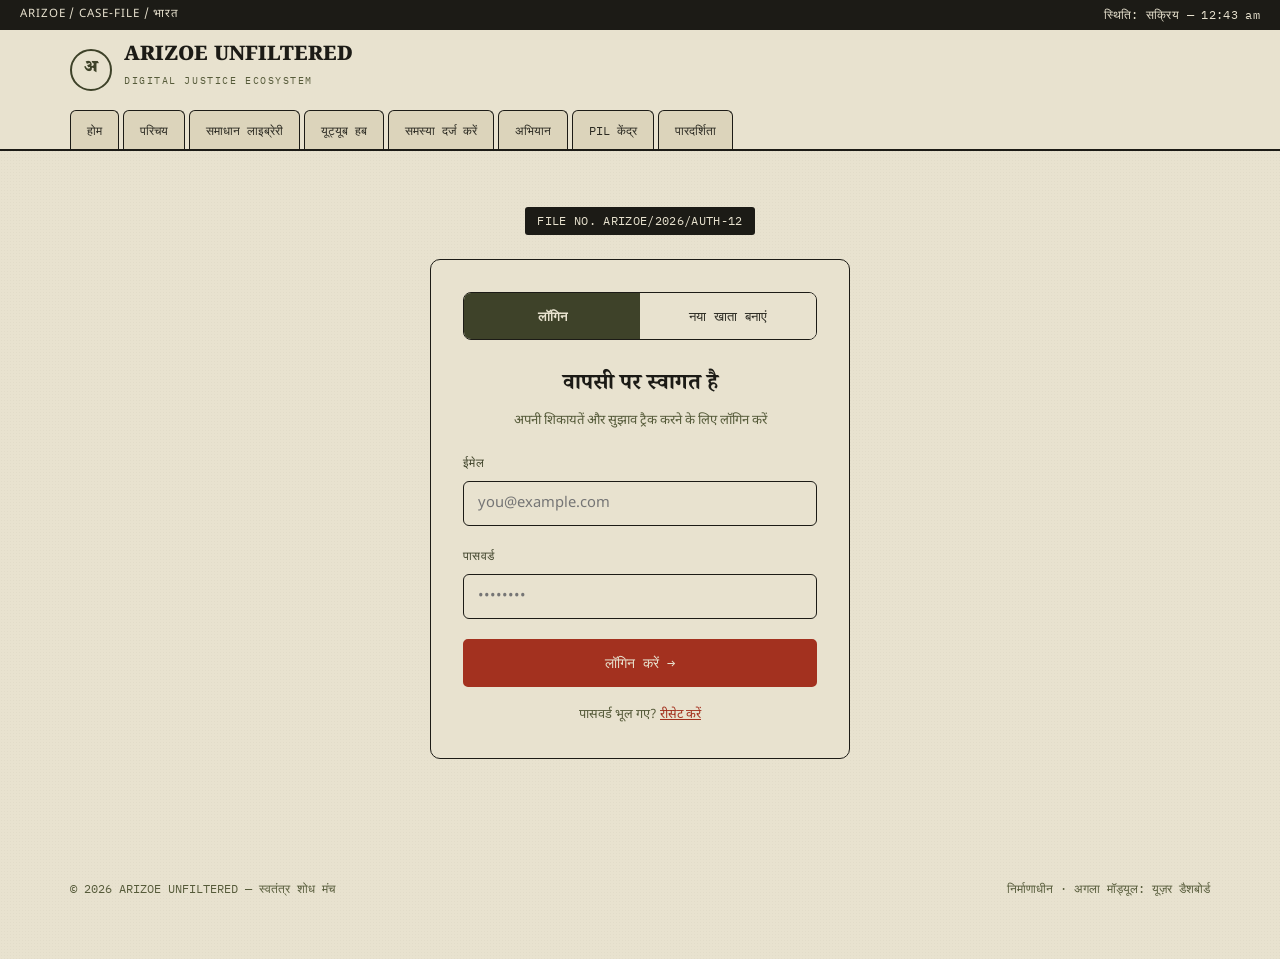
<file: login.html>
<!DOCTYPE html>
<html lang="hi">
<head>
<meta charset="UTF-8">
<meta name="viewport" content="width=device-width, initial-scale=1.0">
<title>लॉगिन — ARIZOE UNFILTERED</title>
<link rel="preconnect" href="https://fonts.googleapis.com">
<link href="https://fonts.googleapis.com/css2?family=Noto+Serif+Devanagari:wght@500;700;900&family=Noto+Sans+Devanagari:wght@400;500;600&family=IBM+Plex+Mono:wght@400;500;600&display=swap" rel="stylesheet">
<link rel="stylesheet" href="style.css">
</head>
<body>

<div class="filestrip">
  <span>ARIZOE / CASE-FILE / भारत</span>
  <span class="mono" id="liveClock">स्थिति: सक्रिय</span>
</div>

<header>
  <div class="navbar">
    <div class="brand">
      <a href="index.html" style="display:flex;align-items:center;gap:12px;">
        <div class="seal">अ</div>
        <div class="brand-text">
          <h1>ARIZOE UNFILTERED</h1>
          <span>Digital Justice Ecosystem</span>
        </div>
      </a>
    </div>
  </div>
  <nav class="tabs">
    <a href="index.html#home" data-tab>होम</a>
    <a href="index.html#about" data-tab>परिचय</a>
    <a href="library.html" data-tab>समाधान लाइब्रेरी</a>
    <a href="index.html#hub" data-tab>यूट्यूब हब</a>
    <a href="complaint.html" data-tab>समस्या दर्ज करें</a>
    <a href="campaigns.html" data-tab>अभियान</a>
    <a href="pil.html" data-tab>PIL केंद्र</a>
    <a href="dashboard.html" data-tab>पारदर्शिता</a>
  </nav>
</header>

<div class="auth-wrap">
  <span class="file-tag mono" style="display:block;width:fit-content;margin:0 auto 24px auto;">FILE NO. ARIZOE/2026/AUTH-12</span>

  <div class="auth-card">
    <div class="auth-switch">
      <button class="active" data-form="loginBox">लॉगिन</button>
      <button data-form="signupBox">नया खाता बनाएं</button>
    </div>

    <!-- LOGIN -->
    <div class="auth-form active" id="loginBox">
      <div class="auth-title">
        <h3>वापसी पर स्वागत है</h3>
        <p>अपनी शिकायतें और सुझाव ट्रैक करने के लिए लॉगिन करें</p>
      </div>
      <form id="loginForm">
        <div class="form-group">
          <label class="form-label">ईमेल</label>
          <input class="form-input" type="email" placeholder="you@example.com" required>
        </div>
        <div class="form-group">
          <label class="form-label">पासवर्ड</label>
          <input class="form-input" type="password" placeholder="••••••••" required>
        </div>
        <button type="submit" class="btn btn-primary" style="width:100%;">लॉगिन करें →</button>
      </form>
      <div class="auth-foot">पासवर्ड भूल गए? <a href="#" style="color:var(--stamp);text-decoration:underline;">रीसेट करें</a></div>
    </div>

    <!-- SIGNUP -->
    <div class="auth-form" id="signupBox">
      <div class="auth-title">
        <h3>नया खाता बनाएं</h3>
        <p>शिकायत दर्ज करने और अभियानों में भाग लेने के लिए खाता बनाएं</p>
      </div>
      <form id="signupForm">
        <div class="form-group">
          <label class="form-label">पूरा नाम</label>
          <input class="form-input" type="text" placeholder="अपना नाम लिखें" required>
        </div>
        <div class="form-group">
          <label class="form-label">ईमेल</label>
          <input class="form-input" type="email" placeholder="you@example.com" required>
        </div>
        <div class="form-group">
          <label class="form-label">पासवर्ड</label>
          <input class="form-input" type="password" placeholder="कम से कम 8 अक्षर" required>
        </div>
        <div class="form-group">
          <label class="form-label">पासवर्ड की पुष्टि करें</label>
          <input class="form-input" type="password" placeholder="••••••••" required>
        </div>
        <button type="submit" class="btn btn-primary" style="width:100%;">खाता बनाएं →</button>
      </form>
      <div class="auth-foot">खाता बनाकर तुम हमारी <a href="#" style="color:var(--stamp);text-decoration:underline;">पारदर्शिता नीति</a> से सहमत होते हो</div>
    </div>
  </div>
</div>

<footer>
  <span>© 2026 ARIZOE UNFILTERED — स्वतंत्र शोध मंच</span>
  <span>निर्माणाधीन · अगला मॉड्यूल: यूज़र डैशबोर्ड</span>
</footer>

<script src="script.js"></script>
</body>
</html>
</file>
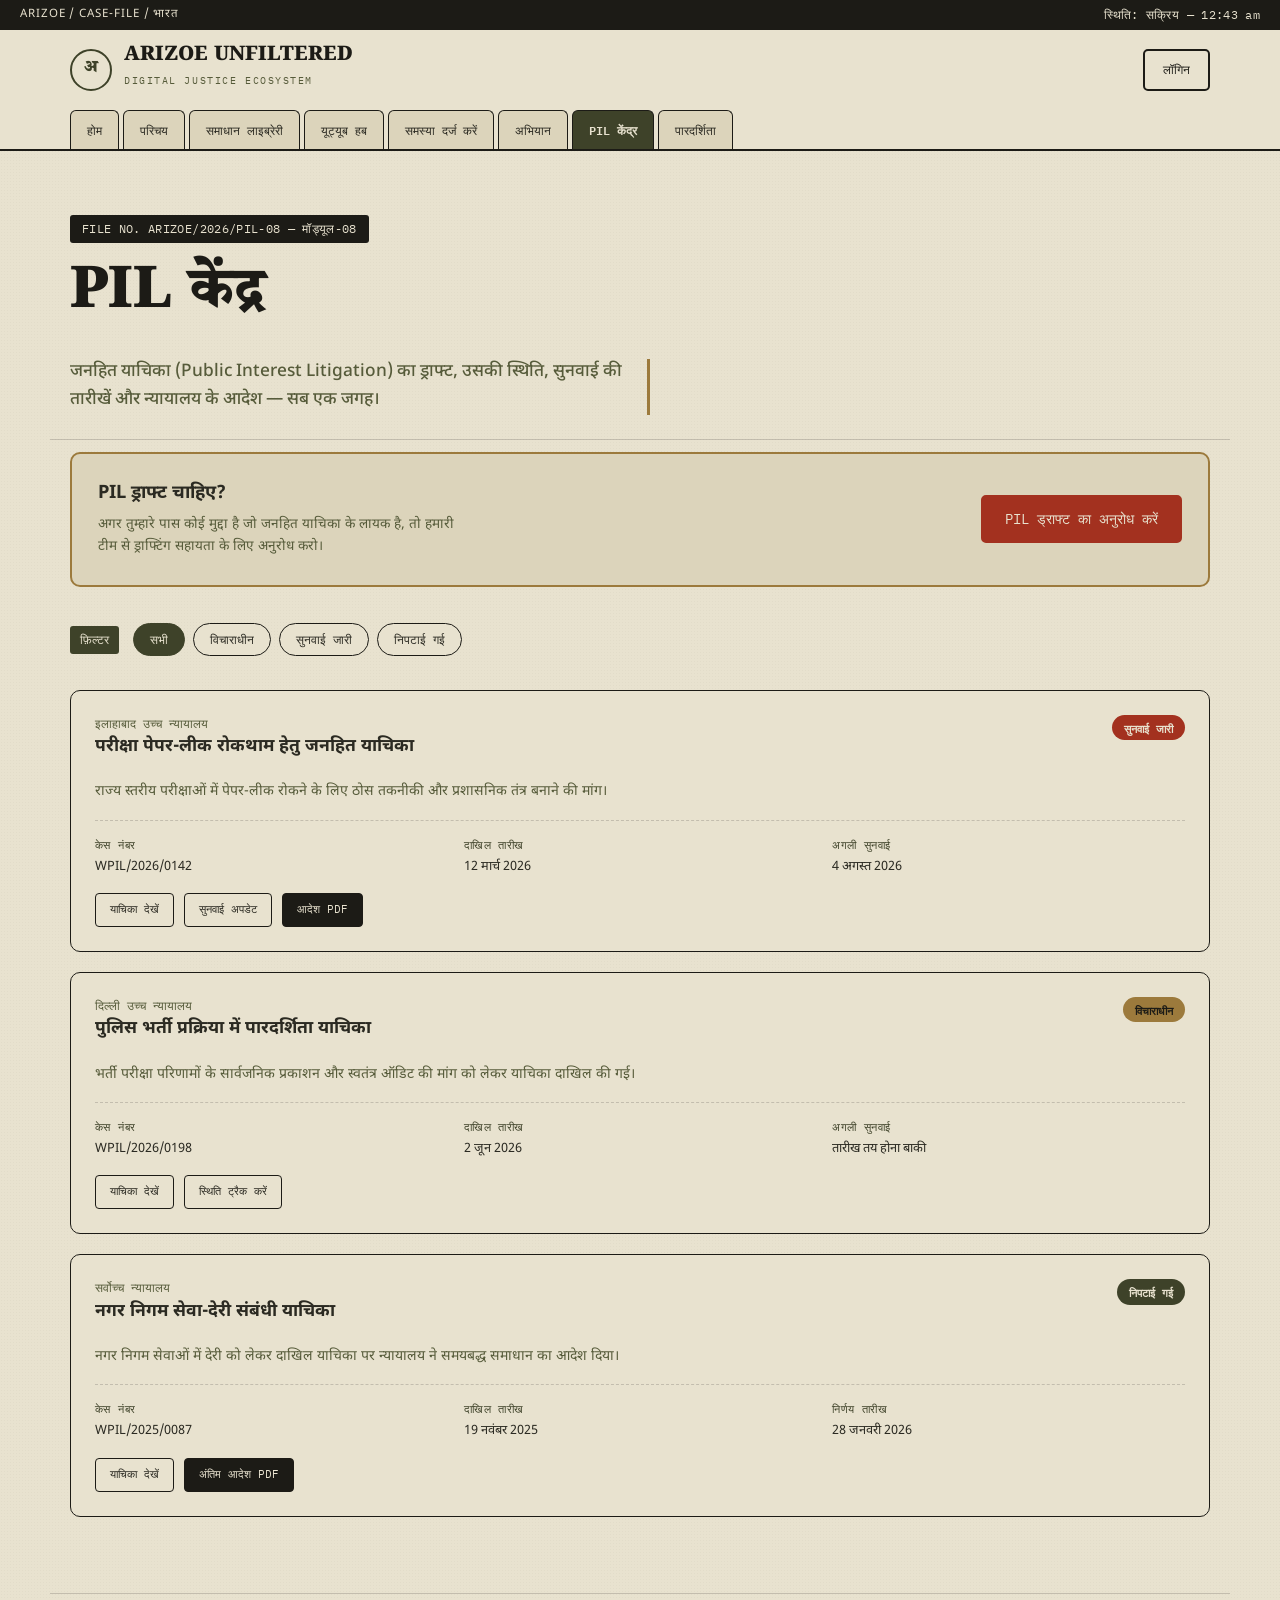
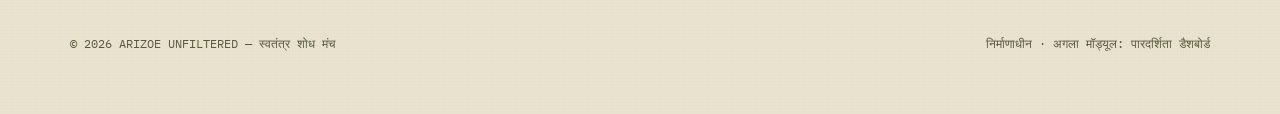
<file: pil.html>
<!DOCTYPE html>
<html lang="hi">
<head>
<meta charset="UTF-8">
<meta name="viewport" content="width=device-width, initial-scale=1.0">
<title>PIL केंद्र — ARIZOE UNFILTERED</title>
<link rel="preconnect" href="https://fonts.googleapis.com">
<link href="https://fonts.googleapis.com/css2?family=Noto+Serif+Devanagari:wght@500;700;900&family=Noto+Sans+Devanagari:wght@400;500;600&family=IBM+Plex+Mono:wght@400;500;600&display=swap" rel="stylesheet">
<link rel="stylesheet" href="style.css">
</head>
<body>

<div class="filestrip">
  <span>ARIZOE / CASE-FILE / भारत</span>
  <span class="mono" id="liveClock">स्थिति: सक्रिय</span>
</div>

<header>
  <div class="navbar">
    <div class="brand">
      <a href="index.html" style="display:flex;align-items:center;gap:12px;">
        <div class="seal">अ</div>
        <div class="brand-text">
          <h1>ARIZOE UNFILTERED</h1>
          <span>Digital Justice Ecosystem</span>
        </div>
      </a>
    </div>
    <a href="login.html" class="btn btn-ghost" style="padding:9px 18px;font-size:0.78rem;display:inline-block;">लॉगिन</a>
  </div>
  <nav class="tabs">
    <a href="index.html#home" data-tab>होम</a>
    <a href="index.html#about" data-tab>परिचय</a>
    <a href="library.html" data-tab>समाधान लाइब्रेरी</a>
    <a href="index.html#hub" data-tab>यूट्यूब हब</a>
    <a href="complaint.html" data-tab>समस्या दर्ज करें</a>
    <a href="campaigns.html" data-tab>अभियान</a>
    <a href="pil.html" class="active" data-tab>PIL केंद्र</a>
    <a href="dashboard.html" data-tab>पारदर्शिता</a>
  </nav>
</header>

<section class="hero" style="padding-bottom:24px;">
  <span class="file-tag mono">FILE NO. ARIZOE/2026/PIL-08 — मॉड्यूल-08</span>
  <h2>PIL केंद्र</h2>
  <p class="hero-quote">जनहित याचिका (Public Interest Litigation) का ड्राफ्ट, उसकी स्थिति, सुनवाई की तारीखें और न्यायालय के आदेश — सब एक जगह।</p>
</section>

<section class="module" style="padding-top:12px;">

  <div class="draft-banner">
    <div>
      <h4>PIL ड्राफ्ट चाहिए?</h4>
      <p>अगर तुम्हारे पास कोई मुद्दा है जो जनहित याचिका के लायक है, तो हमारी टीम से ड्राफ्टिंग सहायता के लिए अनुरोध करो।</p>
    </div>
    <button class="btn btn-primary" id="draftRequestBtn">PIL ड्राफ्ट का अनुरोध करें</button>
  </div>

  <div class="module-head">
    <span class="module-num">फ़िल्टर</span>
    <div class="filter-row" id="filterRow">
      <button class="filter-chip active" data-filter="all">सभी</button>
      <button class="filter-chip" data-filter="pending">विचाराधीन</button>
      <button class="filter-chip" data-filter="hearing">सुनवाई जारी</button>
      <button class="filter-chip" data-filter="disposed">निपटाई गई</button>
    </div>
  </div>

  <div class="pil-list">

    <div class="pil-card" data-type="hearing">
      <div class="pil-top">
        <div>
          <div class="pil-court">इलाहाबाद उच्च न्यायालय</div>
          <h4>परीक्षा पेपर-लीक रोकथाम हेतु जनहित याचिका</h4>
        </div>
        <span class="pil-status hearing">सुनवाई जारी</span>
      </div>
      <p>राज्य स्तरीय परीक्षाओं में पेपर-लीक रोकने के लिए ठोस तकनीकी और प्रशासनिक तंत्र बनाने की मांग।</p>
      <div class="pil-meta-row">
        <div><span class="lbl">केस नंबर</span>WPIL/2026/0142</div>
        <div><span class="lbl">दाखिल तारीख</span>12 मार्च 2026</div>
        <div><span class="lbl">अगली सुनवाई</span>4 अगस्त 2026</div>
      </div>
      <div class="pil-links">
        <a href="#">याचिका देखें</a>
        <a href="#">सुनवाई अपडेट</a>
        <a href="#" class="order">आदेश PDF</a>
      </div>
    </div>

    <div class="pil-card" data-type="pending">
      <div class="pil-top">
        <div>
          <div class="pil-court">दिल्ली उच्च न्यायालय</div>
          <h4>पुलिस भर्ती प्रक्रिया में पारदर्शिता याचिका</h4>
        </div>
        <span class="pil-status pending">विचाराधीन</span>
      </div>
      <p>भर्ती परीक्षा परिणामों के सार्वजनिक प्रकाशन और स्वतंत्र ऑडिट की मांग को लेकर याचिका दाखिल की गई।</p>
      <div class="pil-meta-row">
        <div><span class="lbl">केस नंबर</span>WPIL/2026/0198</div>
        <div><span class="lbl">दाखिल तारीख</span>2 जून 2026</div>
        <div><span class="lbl">अगली सुनवाई</span>तारीख तय होना बाकी</div>
      </div>
      <div class="pil-links">
        <a href="#">याचिका देखें</a>
        <a href="#">स्थिति ट्रैक करें</a>
      </div>
    </div>

    <div class="pil-card" data-type="disposed">
      <div class="pil-top">
        <div>
          <div class="pil-court">सर्वोच्च न्यायालय</div>
          <h4>नगर निगम सेवा-देरी संबंधी याचिका</h4>
        </div>
        <span class="pil-status disposed">निपटाई गई</span>
      </div>
      <p>नगर निगम सेवाओं में देरी को लेकर दाखिल याचिका पर न्यायालय ने समयबद्ध समाधान का आदेश दिया।</p>
      <div class="pil-meta-row">
        <div><span class="lbl">केस नंबर</span>WPIL/2025/0087</div>
        <div><span class="lbl">दाखिल तारीख</span>19 नवंबर 2025</div>
        <div><span class="lbl">निर्णय तारीख</span>28 जनवरी 2026</div>
      </div>
      <div class="pil-links">
        <a href="#">याचिका देखें</a>
        <a href="#" class="order">अंतिम आदेश PDF</a>
      </div>
    </div>

  </div>
</section>

<footer>
  <span>© 2026 ARIZOE UNFILTERED — स्वतंत्र शोध मंच</span>
  <span>निर्माणाधीन · अगला मॉड्यूल: पारदर्शिता डैशबोर्ड</span>
</footer>

<script src="script.js"></script>
</body>
</html>
</file>
<file: style.css>
:root{
    --paper:#E8E2CF;
    --paper-dark:#DCD4BB;
    --ink:#1C1B16;
    --charcoal:#2B2A22;
    --olive:#3E4229;
    --olive-light:#565B3A;
    --stamp:#A3311F;
    --gold:#9C7A3C;
    --line:rgba(28,27,22,0.18);
  }
  *{box-sizing:border-box;margin:0;padding:0;}
  html{scroll-behavior:smooth;}
  body{
    background:var(--paper);
    background-image:
      radial-gradient(rgba(28,27,22,0.03) 1px, transparent 1px);
    background-size: 3px 3px;
    color:var(--charcoal);
    font-family:'Noto Sans Devanagari','Noto Sans',sans-serif;
    line-height:1.6;
    overflow-x:hidden;
  }
  .mono{font-family:'IBM Plex Mono',monospace;letter-spacing:0.03em;}
  h1,h2,h3{font-family:'Noto Serif Devanagari',serif;color:var(--ink);}
  a{color:inherit;text-decoration:none;}
  ::selection{background:var(--stamp);color:var(--paper);}

  /* ---------- top strip ---------- */
  .filestrip{
    background:var(--ink);
    color:var(--paper);
    font-size:0.72rem;
    padding:6px 20px;
    display:flex;
    justify-content:space-between;
    letter-spacing:0.08em;
  }

  /* ---------- nav / folder tabs ---------- */
  header{
    position:sticky;top:0;z-index:50;
    background:var(--paper);
    border-bottom:2px solid var(--ink);
  }
  .navbar{
    max-width:1180px;margin:0 auto;
    display:flex;align-items:center;justify-content:space-between;
    padding:16px 20px 0 20px;
  }
  .brand{display:flex;align-items:center;gap:12px;}
  .seal{
    width:42px;height:42px;border-radius:50%;
    border:2.5px solid var(--olive);
    display:flex;align-items:center;justify-content:center;
    font-family:'Noto Serif Devanagari',serif;font-weight:900;
    color:var(--olive);font-size:1.1rem;
    flex-shrink:0;
  }
  .brand-text h1{font-size:1.25rem;font-weight:900;line-height:1.1;}
  .brand-text span{font-size:0.65rem;letter-spacing:0.15em;color:var(--olive-light);text-transform:uppercase;font-family:'IBM Plex Mono',monospace;}

  .tabs{
    max-width:1180px;margin:14px auto 0 auto;
    display:flex;gap:4px;padding:0 20px;
    overflow-x:auto;
  }
  .tabs a{
    font-family:'IBM Plex Mono',monospace;
    font-size:0.78rem;
    padding:10px 16px;
    background:var(--paper-dark);
    border:1.5px solid var(--ink);
    border-bottom:none;
    border-radius:6px 6px 0 0;
    white-space:nowrap;
    color:var(--charcoal);
    position:relative;
    top:2px;
  }
  .tabs a.active{
    background:var(--olive);
    color:var(--paper);
    font-weight:600;
  }
  .tabs a:not(.active):hover{background:#cfc6a8;}

  /* ---------- hero ---------- */
  .hero{
    max-width:1180px;margin:0 auto;
    padding:64px 20px 56px 20px;
    border-bottom:1px solid var(--line);
    position:relative;
  }
  .file-tag{
    display:inline-block;
    font-size:0.72rem;
    background:var(--ink);color:var(--paper);
    padding:5px 12px;border-radius:3px;
    margin-bottom:22px;
  }
  .hero h2{
    font-size:clamp(2.1rem,5.4vw,3.6rem);
    font-weight:900;
    line-height:1.18;
    max-width:15ch;
  }
  .hero .accent{color:var(--stamp);}
  .hero-quote{
    margin-top:26px;
    max-width:58ch;
    font-size:1.08rem;
    color:var(--olive-light);
    border-right:3px solid var(--gold);
    padding-right:18px;
    font-weight:500;
  }
  .stamp-badge{
    position:absolute;
    top:50px;right:20px;
    width:118px;height:118px;
    border:3px solid var(--stamp);
    border-radius:50%;
    color:var(--stamp);
    display:flex;align-items:center;justify-content:center;
    text-align:center;
    font-family:'IBM Plex Mono',monospace;
    font-size:0.68rem;font-weight:600;
    transform:rotate(-14deg);
    opacity:0.85;
    line-height:1.3;
  }
  .hero-cta{
    margin-top:32px;
    display:flex;gap:14px;flex-wrap:wrap;
  }
  .btn{
    font-family:'IBM Plex Mono',monospace;
    font-size:0.85rem;
    padding:13px 22px;
    border-radius:5px;
    border:2px solid var(--ink);
    cursor:pointer;
    transition:transform 0.15s ease;
  }
  .btn:hover{transform:translateY(-2px);}
  .btn-primary{background:var(--stamp);color:var(--paper);border-color:var(--stamp);}
  .btn-ghost{background:transparent;color:var(--ink);}

  .search-row{
    margin-top:38px;
    max-width:520px;
    display:flex;
    border:2px solid var(--ink);
    border-radius:6px;
    overflow:hidden;
  }
  .search-row input{
    flex:1;border:none;background:var(--paper);
    padding:13px 14px;font-family:'Noto Sans Devanagari';font-size:0.92rem;color:var(--charcoal);
    outline:none;
  }
  .search-row button{
    border:none;background:var(--ink);color:var(--paper);
    padding:0 20px;font-family:'IBM Plex Mono';font-size:0.8rem;cursor:pointer;
  }

  /* ---------- section shell ---------- */
  section.module{
    max-width:1180px;margin:0 auto;
    padding:56px 20px;
    border-bottom:1px solid var(--line);
  }
  .module-head{
    display:flex;align-items:baseline;gap:14px;
    margin-bottom:34px;
  }
  .module-num{
    font-family:'IBM Plex Mono',monospace;
    font-size:0.78rem;
    color:var(--paper);
    background:var(--olive);
    padding:4px 10px;border-radius:3px;
  }
  .module-head h3{font-size:1.7rem;font-weight:700;}

  /* trending / quick strip on home */
  .grid-3{display:grid;grid-template-columns:repeat(3,1fr);gap:18px;}
  .grid-2{display:grid;grid-template-columns:2fr 1fr;gap:22px;}
  @media(max-width:820px){.grid-3{grid-template-columns:1fr;} .grid-2{grid-template-columns:1fr;}}

  .card{
    background:var(--paper);
    border:1.5px solid var(--ink);
    border-radius:8px;
    padding:20px;
    position:relative;
  }
  .card h4{font-size:1.02rem;margin-bottom:8px;font-weight:600;font-family:'Noto Serif Devanagari';}
  .card p{font-size:0.88rem;color:var(--olive-light);}
  .tag-row{margin-top:12px;display:flex;gap:6px;flex-wrap:wrap;}
  .pill{
    font-family:'IBM Plex Mono';font-size:0.66rem;
    border:1px solid var(--gold);color:var(--gold);
    padding:2px 8px;border-radius:20px;
  }

  .video-frame{
    background:var(--ink);
    border-radius:8px;
    aspect-ratio:16/9;
    display:flex;align-items:center;justify-content:center;
    color:var(--paper);
    font-family:'IBM Plex Mono';
    font-size:0.85rem;
    position:relative;
    overflow:hidden;
  }
  .video-frame::before{
    content:"";position:absolute;inset:0;
    background:repeating-linear-gradient(45deg,rgba(232,226,207,0.03) 0 2px,transparent 2px 10px);
  }
  .play-dot{
    width:56px;height:56px;border-radius:50%;
    background:var(--stamp);
    display:flex;align-items:center;justify-content:center;
    color:var(--paper);font-size:1.3rem;
    margin-bottom:10px;
  }

  .stat-strip{
    display:grid;grid-template-columns:repeat(4,1fr);
    border:1.5px solid var(--ink);border-radius:8px;overflow:hidden;
  }
  .stat-strip div{
    padding:20px;text-align:center;border-right:1px solid var(--line);
  }
  .stat-strip div:last-child{border-right:none;}
  .stat-strip .num{font-family:'IBM Plex Mono';font-size:1.6rem;font-weight:600;color:var(--stamp);}
  .stat-strip .lbl{font-size:0.75rem;color:var(--olive-light);margin-top:4px;}
  @media(max-width:700px){.stat-strip{grid-template-columns:1fr 1fr;}}

  /* about */
  .about-list{display:flex;flex-direction:column;gap:26px;}
  .about-item{
    display:grid;grid-template-columns:180px 1fr;gap:24px;
    padding-bottom:26px;border-bottom:1px dashed var(--line);
  }
  .about-item:last-child{border-bottom:none;}
  .about-item .lbl{
    font-family:'IBM Plex Mono';font-size:0.78rem;color:var(--olive);
    text-transform:uppercase;letter-spacing:0.05em;
  }
  .about-item h4{font-size:1.15rem;margin-bottom:8px;}
  .about-item p{font-size:0.94rem;color:var(--charcoal);}
  @media(max-width:700px){.about-item{grid-template-columns:1fr;gap:8px;}}

  /* youtube hub */
  .yt-grid{display:grid;grid-template-columns:repeat(3,1fr);gap:20px;}
  @media(max-width:900px){.yt-grid{grid-template-columns:repeat(2,1fr);}}
  @media(max-width:600px){.yt-grid{grid-template-columns:1fr;}}
  .yt-card{border:1.5px solid var(--ink);border-radius:8px;overflow:hidden;background:var(--paper);}
  .yt-thumb{
    aspect-ratio:16/9;background:var(--olive);
    display:flex;align-items:center;justify-content:center;
    color:var(--paper);font-family:'IBM Plex Mono';font-size:0.8rem;position:relative;
  }
  .yt-body{padding:16px;}
  .yt-body h4{font-size:0.96rem;margin-bottom:6px;}
  .yt-meta{font-size:0.72rem;color:var(--olive-light);font-family:'IBM Plex Mono';margin-bottom:10px;}
  .yt-links{display:flex;gap:8px;}
  .yt-links a{
    font-family:'IBM Plex Mono';font-size:0.68rem;
    border:1px solid var(--ink);padding:5px 10px;border-radius:4px;
  }
  .yt-links a.pdf{background:var(--stamp);color:var(--paper);border-color:var(--stamp);}

  .stamp-mini{
    position:absolute;top:10px;right:10px;
    font-family:'IBM Plex Mono';font-size:0.6rem;
    border:1.5px solid var(--paper);color:var(--paper);
    padding:3px 8px;border-radius:20px;
    transform:rotate(-8deg);
  }

  footer{
    max-width:1180px;margin:0 auto;padding:40px 20px 60px;
    display:flex;justify-content:space-between;flex-wrap:wrap;gap:16px;
    font-size:0.78rem;color:var(--olive-light);
    font-family:'IBM Plex Mono';
  }

  @media (prefers-reduced-motion: reduce){
    html{scroll-behavior:auto;}
    .btn{transition:none;}
  }

  /* ---------- Public Problem Portal (complaint form) ---------- */
  .form-group{margin-bottom:20px;}
  .form-label{
    display:block;font-family:'IBM Plex Mono',monospace;
    font-size:0.78rem;color:var(--olive);
    text-transform:uppercase;letter-spacing:0.04em;
    margin-bottom:8px;
  }
  .req{color:var(--stamp);}
  .form-input{
    width:100%;
    font-family:'Noto Sans Devanagari',sans-serif;
    font-size:0.92rem;
    padding:12px 14px;
    background:var(--paper);
    border:1.5px solid var(--ink);
    border-radius:6px;
    color:var(--charcoal);
    outline:none;
  }
  .form-input:focus{border-color:var(--stamp);}
  textarea.form-input{resize:vertical;}

  .upload-box{
    border:2px dashed var(--gold);
    border-radius:8px;
    padding:22px;
    display:flex;flex-direction:column;align-items:center;gap:8px;
    text-align:center;
    font-size:0.85rem;color:var(--olive-light);
    cursor:pointer;
    transition:background 0.15s ease;
  }
  .upload-box:hover{background:var(--paper-dark);}
  .upload-icon{font-size:1.4rem;}
  .file-chip{
    margin-top:8px;font-family:'IBM Plex Mono',monospace;
    font-size:0.72rem;color:var(--stamp);
  }

  .success-box{
    margin-top:22px;
    border:2px solid var(--olive);
    border-radius:8px;
    padding:20px;
    text-align:center;
    position:relative;
  }
  .success-box h4{margin-bottom:8px;}
  .success-box p{font-size:0.85rem;color:var(--olive-light);}
  .stamp-mini-static{
    display:inline-block;
    font-family:'IBM Plex Mono',monospace;
    font-size:0.7rem;
    border:2px solid var(--stamp);color:var(--stamp);
    padding:4px 12px;border-radius:20px;
    margin-bottom:10px;
    transform:rotate(-4deg);
  }

  .step-list{display:flex;flex-direction:column;gap:12px;}
  .step-item{
    display:flex;align-items:center;gap:12px;
    font-size:0.88rem;color:var(--charcoal);
  }
  .step-num{
    width:26px;height:26px;border-radius:50%;
    background:var(--olive);color:var(--paper);
    display:flex;align-items:center;justify-content:center;
    font-family:'IBM Plex Mono',monospace;font-size:0.75rem;
    flex-shrink:0;
  }

  /* ---------- Campaign Center ---------- */
  .filter-row{display:flex;gap:8px;flex-wrap:wrap;}
  .filter-chip{
    font-family:'IBM Plex Mono',monospace;font-size:0.76rem;
    padding:8px 16px;border-radius:20px;
    border:1.5px solid var(--ink);
    background:var(--paper);color:var(--charcoal);
    cursor:pointer;
  }
  .filter-chip.active{background:var(--olive);color:var(--paper);border-color:var(--olive);}
  .filter-chip:hover:not(.active){background:var(--paper-dark);}

  .campaign-list{display:flex;flex-direction:column;gap:20px;margin-top:28px;}
  .campaign-card{
    border:1.5px solid var(--ink);border-radius:10px;
    padding:24px;background:var(--paper);
  }
  .campaign-top{display:flex;justify-content:space-between;align-items:center;margin-bottom:12px;}
  .campaign-id{font-size:0.72rem;color:var(--olive-light);}
  .campaign-card h4{font-size:1.15rem;margin-bottom:8px;}
  .campaign-card p{font-size:0.88rem;color:var(--olive-light);margin-bottom:18px;}

  .status-track{display:flex;gap:6px;margin-bottom:20px;flex-wrap:wrap;}
  .status-step{
    flex:1;min-width:110px;
    font-family:'IBM Plex Mono',monospace;font-size:0.68rem;
    text-align:center;padding:8px 6px;
    border:1px solid var(--line);border-radius:4px;
    color:var(--olive-light);
    background:transparent;
  }
  .status-step.done{background:var(--olive);color:var(--paper);border-color:var(--olive);}
  .status-step.active{background:var(--stamp);color:var(--paper);border-color:var(--stamp);font-weight:600;}

  .campaign-foot{display:flex;justify-content:space-between;align-items:center;flex-wrap:wrap;gap:12px;}
  .support-count{font-size:0.82rem;color:var(--charcoal);}
  .count-num{color:var(--stamp);font-weight:600;}
  .support-btn{padding:10px 18px;font-size:0.78rem;}

  /* ---------- PIL Center ---------- */
  .pil-card{
    border:1.5px solid var(--ink);border-radius:10px;
    padding:24px;background:var(--paper);
    margin-bottom:20px;
  }
  .pil-top{display:flex;justify-content:space-between;align-items:flex-start;flex-wrap:wrap;gap:10px;margin-bottom:14px;}
  .pil-court{font-size:0.72rem;color:var(--olive-light);font-family:'IBM Plex Mono',monospace;}
  .pil-card h4{font-size:1.1rem;margin-bottom:6px;}
  .pil-card p{font-size:0.88rem;color:var(--olive-light);margin-bottom:16px;}
  .pil-status{
    font-family:'IBM Plex Mono',monospace;font-size:0.68rem;
    padding:4px 12px;border-radius:20px;font-weight:600;
    display:inline-block;white-space:nowrap;
  }
  .pil-status.pending{background:var(--gold);color:var(--ink);}
  .pil-status.hearing{background:var(--stamp);color:var(--paper);}
  .pil-status.disposed{background:var(--olive);color:var(--paper);}

  .pil-meta-row{
    display:grid;grid-template-columns:repeat(3,1fr);gap:16px;
    padding-top:16px;border-top:1px dashed var(--line);
    margin-bottom:16px;
  }
  @media(max-width:700px){.pil-meta-row{grid-template-columns:1fr 1fr;}}
  .pil-meta-row div{font-size:0.8rem;}
  .pil-meta-row .lbl{
    display:block;font-family:'IBM Plex Mono',monospace;font-size:0.66rem;
    color:var(--olive);text-transform:uppercase;letter-spacing:0.04em;margin-bottom:3px;
  }

  .pil-links{display:flex;gap:10px;flex-wrap:wrap;}
  .pil-links a{
    font-family:'IBM Plex Mono',monospace;font-size:0.7rem;
    border:1px solid var(--ink);padding:7px 14px;border-radius:4px;
  }
  .pil-links a.order{background:var(--ink);color:var(--paper);border-color:var(--ink);}

  .draft-banner{
    border:2px solid var(--gold);border-radius:10px;
    padding:26px;margin-bottom:36px;
    display:flex;justify-content:space-between;align-items:center;flex-wrap:wrap;gap:16px;
    background:var(--paper-dark);
  }
  .draft-banner h4{font-size:1.15rem;margin-bottom:6px;}
  .draft-banner p{font-size:0.85rem;color:var(--olive-light);max-width:52ch;}

  /* ---------- Transparency Dashboard ---------- */
  .big-stat-grid{
    display:grid;grid-template-columns:repeat(4,1fr);gap:16px;
    margin-bottom:40px;
  }
  @media(max-width:820px){.big-stat-grid{grid-template-columns:1fr 1fr;}}
  .big-stat{
    border:1.5px solid var(--ink);border-radius:10px;
    padding:24px 20px;text-align:center;background:var(--paper);
  }
  .big-stat .num{
    font-family:'IBM Plex Mono',monospace;font-size:2.2rem;font-weight:600;color:var(--stamp);
    line-height:1;
  }
  .big-stat .lbl{font-size:0.78rem;color:var(--olive-light);margin-top:8px;}
  .big-stat .sub{font-size:0.68rem;color:var(--gold);margin-top:4px;font-family:'IBM Plex Mono',monospace;}

  .bar-block{margin-bottom:14px;}
  .bar-label-row{
    display:flex;justify-content:space-between;
    font-size:0.85rem;margin-bottom:6px;
  }
  .bar-label-row .val{font-family:'IBM Plex Mono',monospace;color:var(--olive);font-weight:600;}
  .bar-track{
    width:100%;height:12px;background:var(--paper-dark);
    border:1px solid var(--ink);border-radius:20px;overflow:hidden;
  }
  .bar-fill{
    height:100%;background:var(--olive);border-radius:20px;
  }
  .bar-fill.stamp{background:var(--stamp);}
  .bar-fill.gold{background:var(--gold);}

  .activity-log{display:flex;flex-direction:column;gap:0;}
  .log-item{
    display:flex;gap:14px;align-items:flex-start;
    padding:16px 0;border-bottom:1px dashed var(--line);
  }
  .log-item:last-child{border-bottom:none;}
  .log-dot{
    width:10px;height:10px;border-radius:50%;
    background:var(--stamp);margin-top:6px;flex-shrink:0;
  }
  .log-dot.olive{background:var(--olive);}
  .log-dot.gold{background:var(--gold);}
  .log-text{font-size:0.88rem;color:var(--charcoal);}
  .log-time{font-size:0.7rem;color:var(--olive-light);font-family:'IBM Plex Mono',monospace;margin-top:3px;}

  /* ---------- Login / Signup ---------- */
  .auth-wrap{
    max-width:460px;margin:0 auto;
    padding:56px 20px 80px 20px;
  }
  .auth-card{
    border:1.5px solid var(--ink);border-radius:10px;
    padding:32px;background:var(--paper);
  }
  .auth-switch{
    display:flex;border:1.5px solid var(--ink);border-radius:8px;
    overflow:hidden;margin-bottom:28px;
  }
  .auth-switch button{
    flex:1;padding:12px;border:none;background:var(--paper);
    font-family:'IBM Plex Mono',monospace;font-size:0.82rem;color:var(--charcoal);
    cursor:pointer;
  }
  .auth-switch button.active{background:var(--olive);color:var(--paper);font-weight:600;}
  .auth-title{text-align:center;margin-bottom:22px;}
  .auth-title h3{font-size:1.4rem;}
  .auth-title p{font-size:0.82rem;color:var(--olive-light);margin-top:6px;}
  .auth-form{display:none;}
  .auth-form.active{display:block;}
  .auth-foot{text-align:center;margin-top:18px;font-size:0.8rem;color:var(--olive-light);}

  /* ---------- Solution Library ---------- */
  .category-grid{
    display:grid;grid-template-columns:repeat(5,1fr);gap:12px;
    margin-bottom:36px;
  }
  @media(max-width:900px){.category-grid{grid-template-columns:repeat(3,1fr);}}
  @media(max-width:560px){.category-grid{grid-template-columns:repeat(2,1fr);}}
  .cat-chip{
    border:1.5px solid var(--ink);border-radius:8px;
    padding:16px 10px;text-align:center;cursor:pointer;
    background:var(--paper);
  }
  .cat-chip .icon{font-size:1.3rem;display:block;margin-bottom:6px;}
  .cat-chip span.name{font-size:0.76rem;color:var(--charcoal);}
  .cat-chip.active{background:var(--olive);border-color:var(--olive);}
  .cat-chip.active span.name{color:var(--paper);}
  .cat-chip:hover:not(.active){background:var(--paper-dark);}

  .resource-list{display:flex;flex-direction:column;gap:14px;}
  .resource-card{
    border:1.5px solid var(--ink);border-radius:8px;
    padding:18px 20px;background:var(--paper);
    display:flex;justify-content:space-between;align-items:center;gap:16px;flex-wrap:wrap;
  }
  .resource-card h4{font-size:0.98rem;margin-bottom:4px;}
  .resource-card p{font-size:0.8rem;color:var(--olive-light);}
  .resource-meta{font-size:0.68rem;color:var(--gold);font-family:'IBM Plex Mono',monospace;margin-top:6px;}
  .resource-card a{
    font-family:'IBM Plex Mono',monospace;font-size:0.72rem;
    border:1px solid var(--ink);padding:8px 16px;border-radius:4px;
    white-space:nowrap;flex-shrink:0;
      }
</file>
